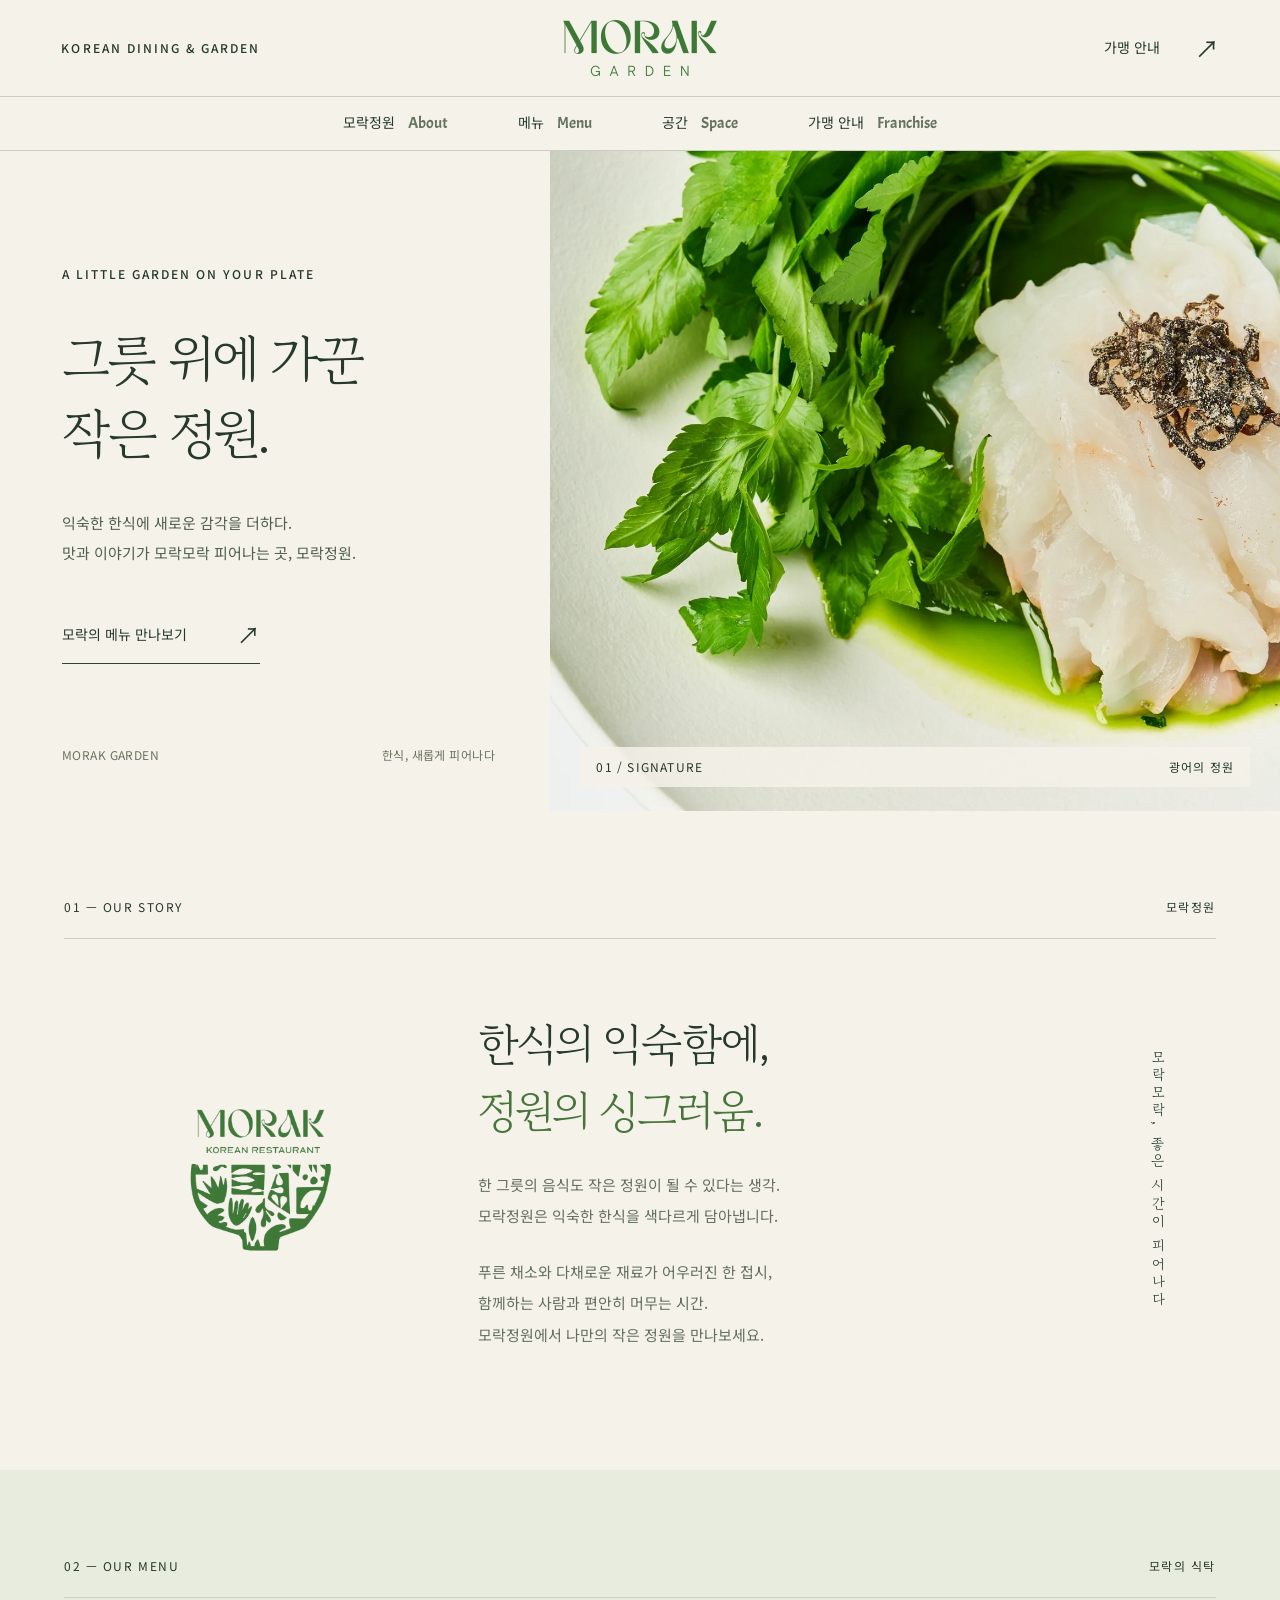
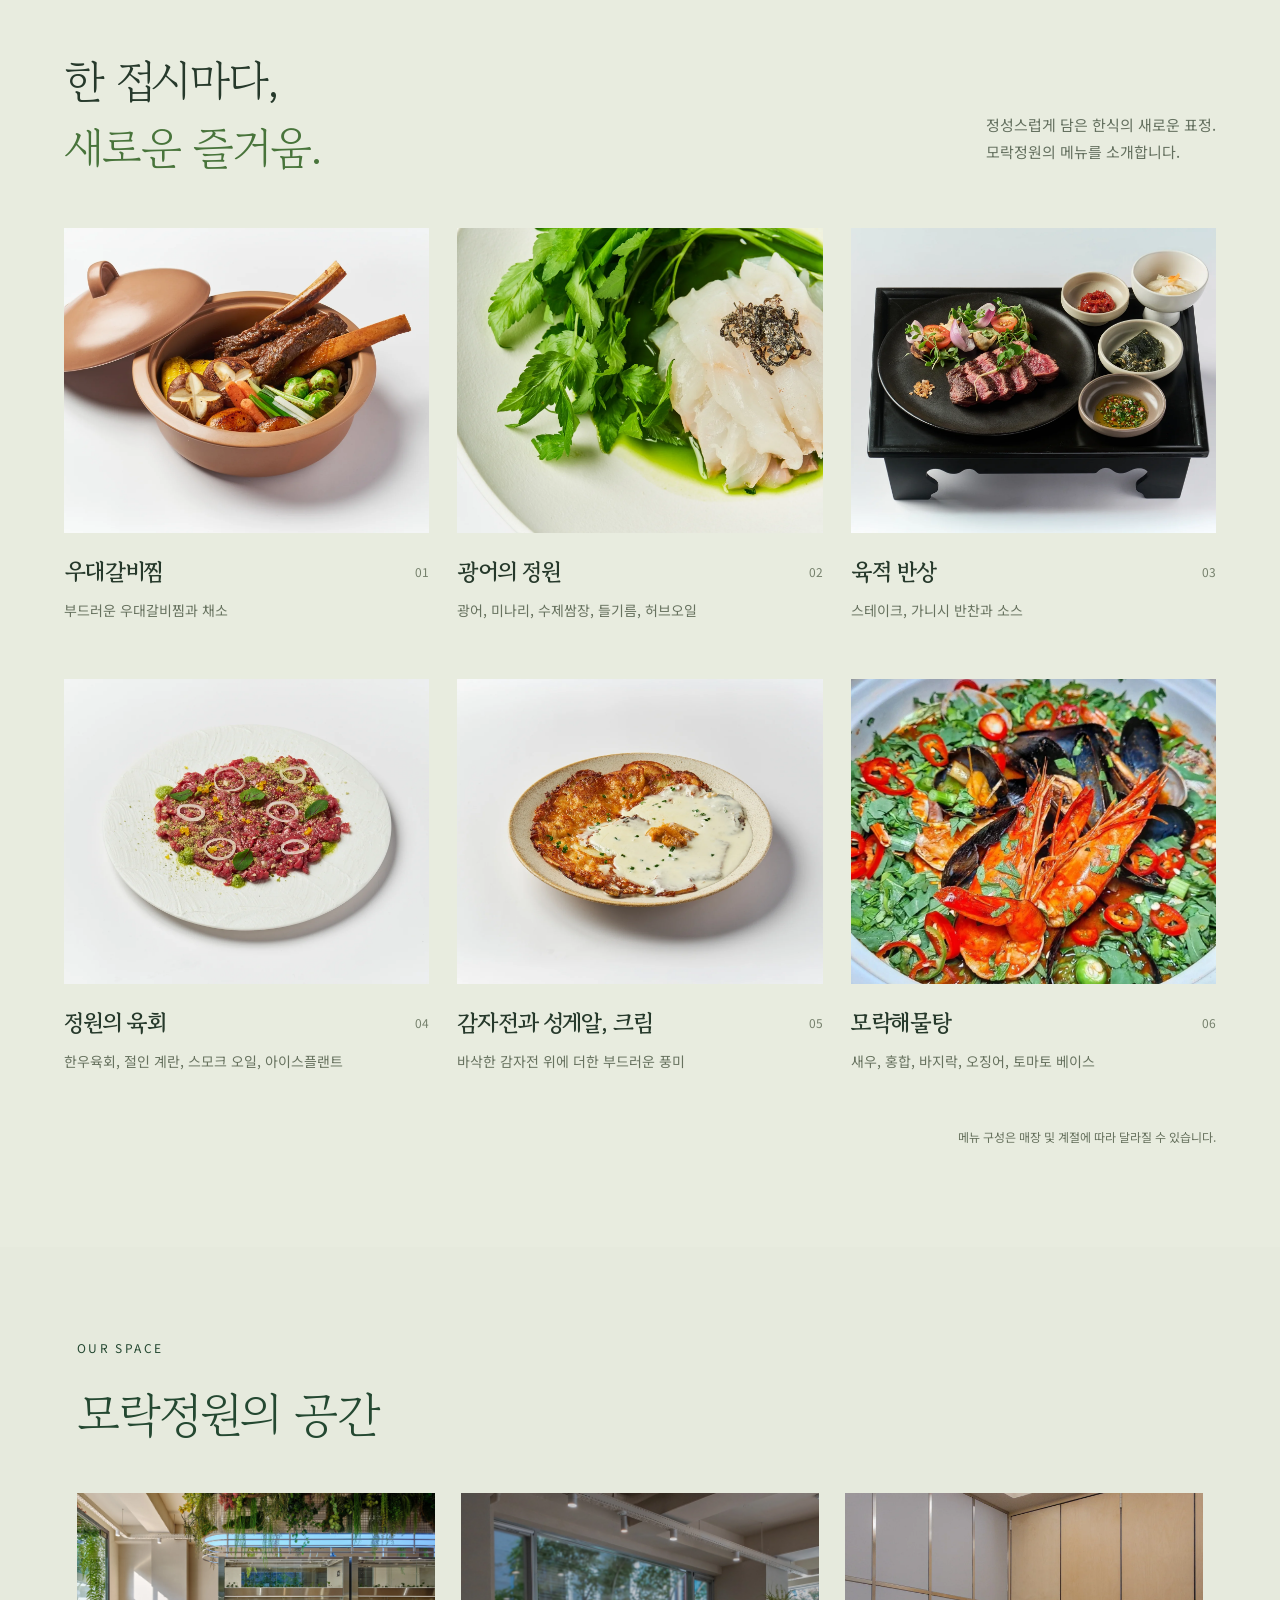
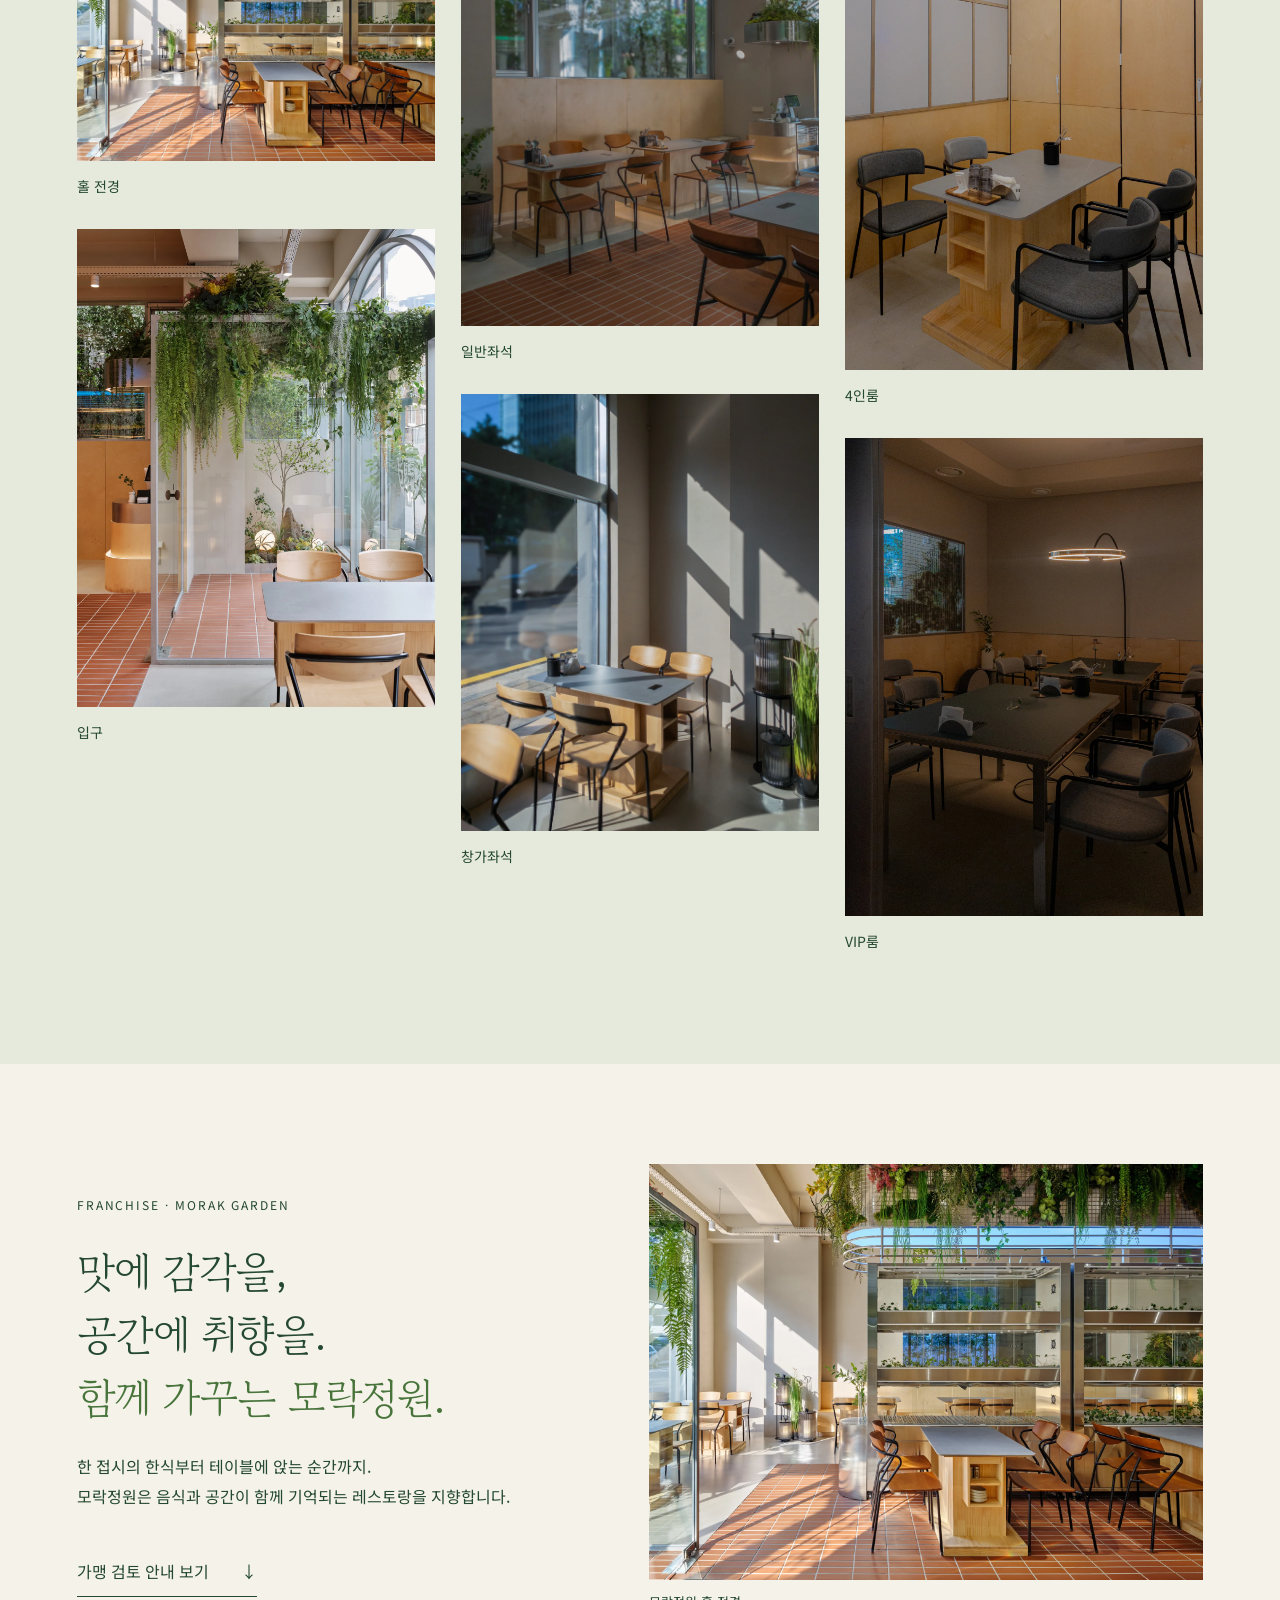
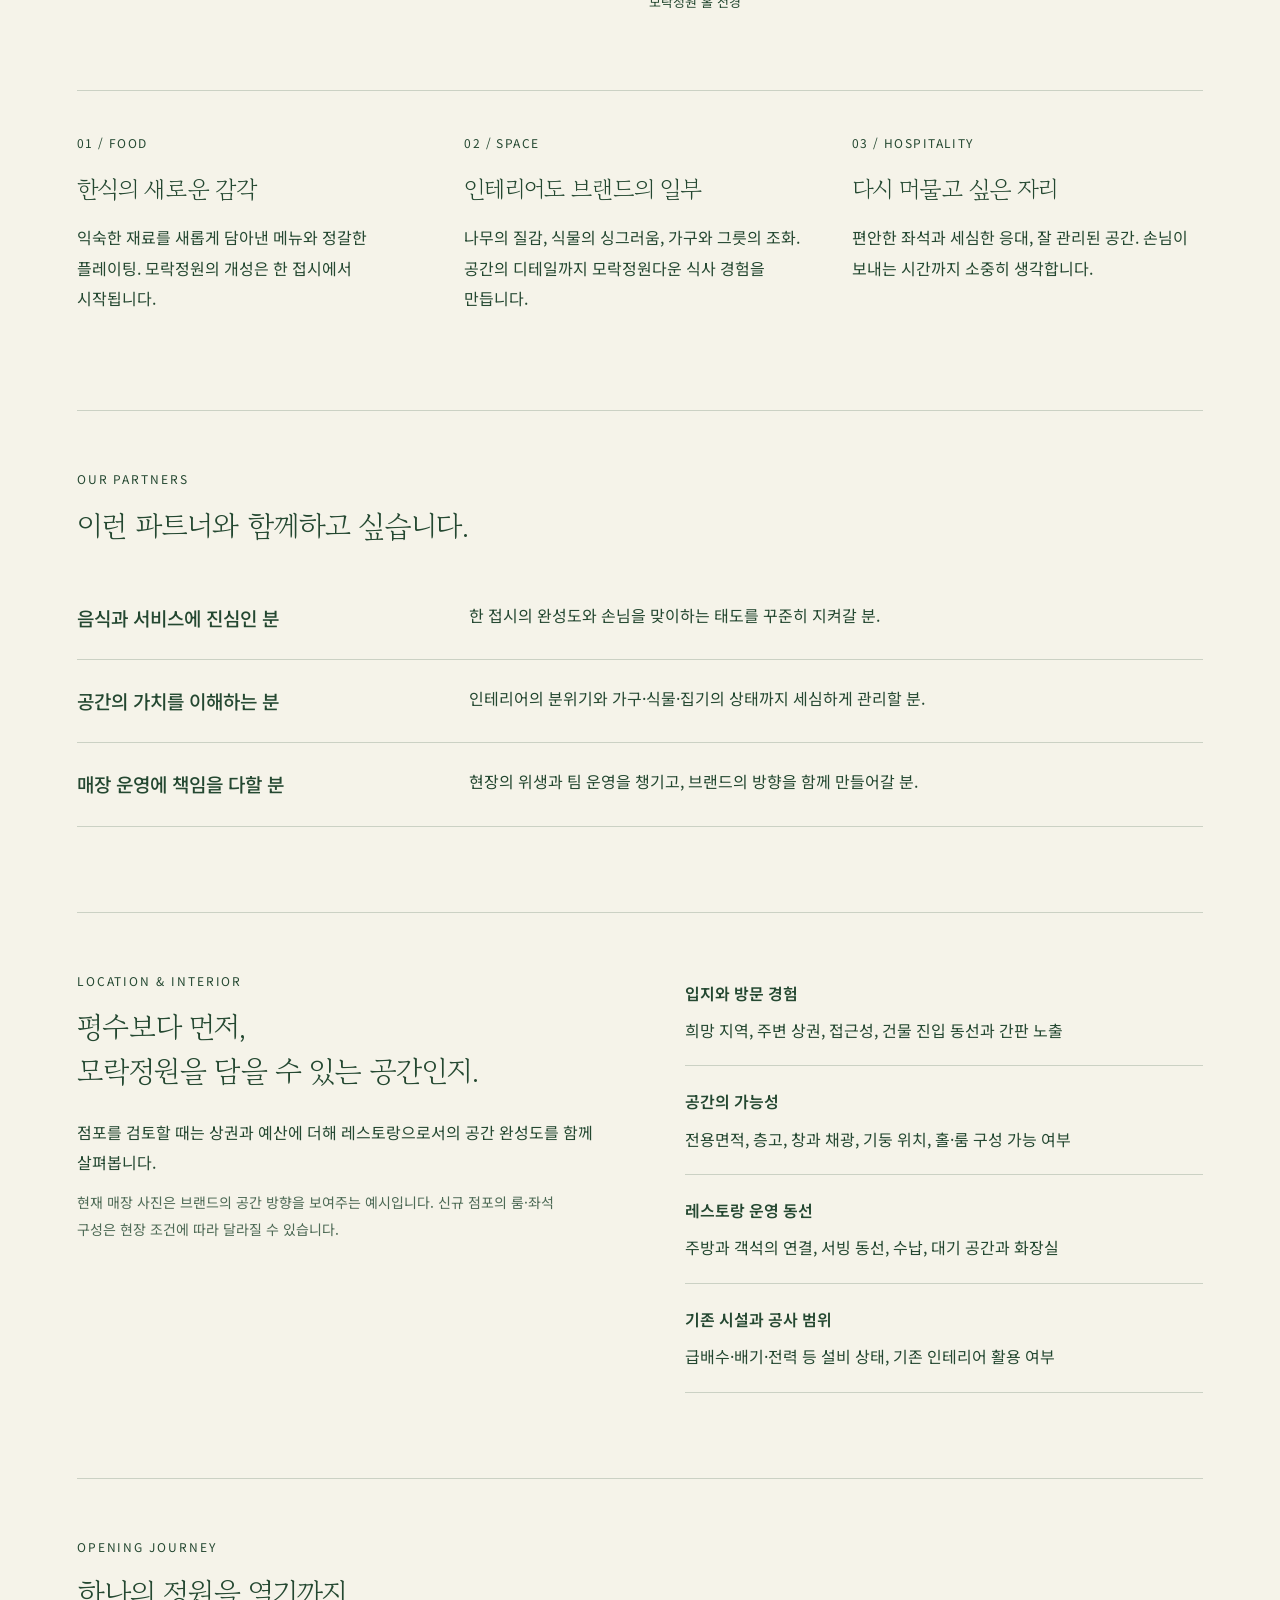
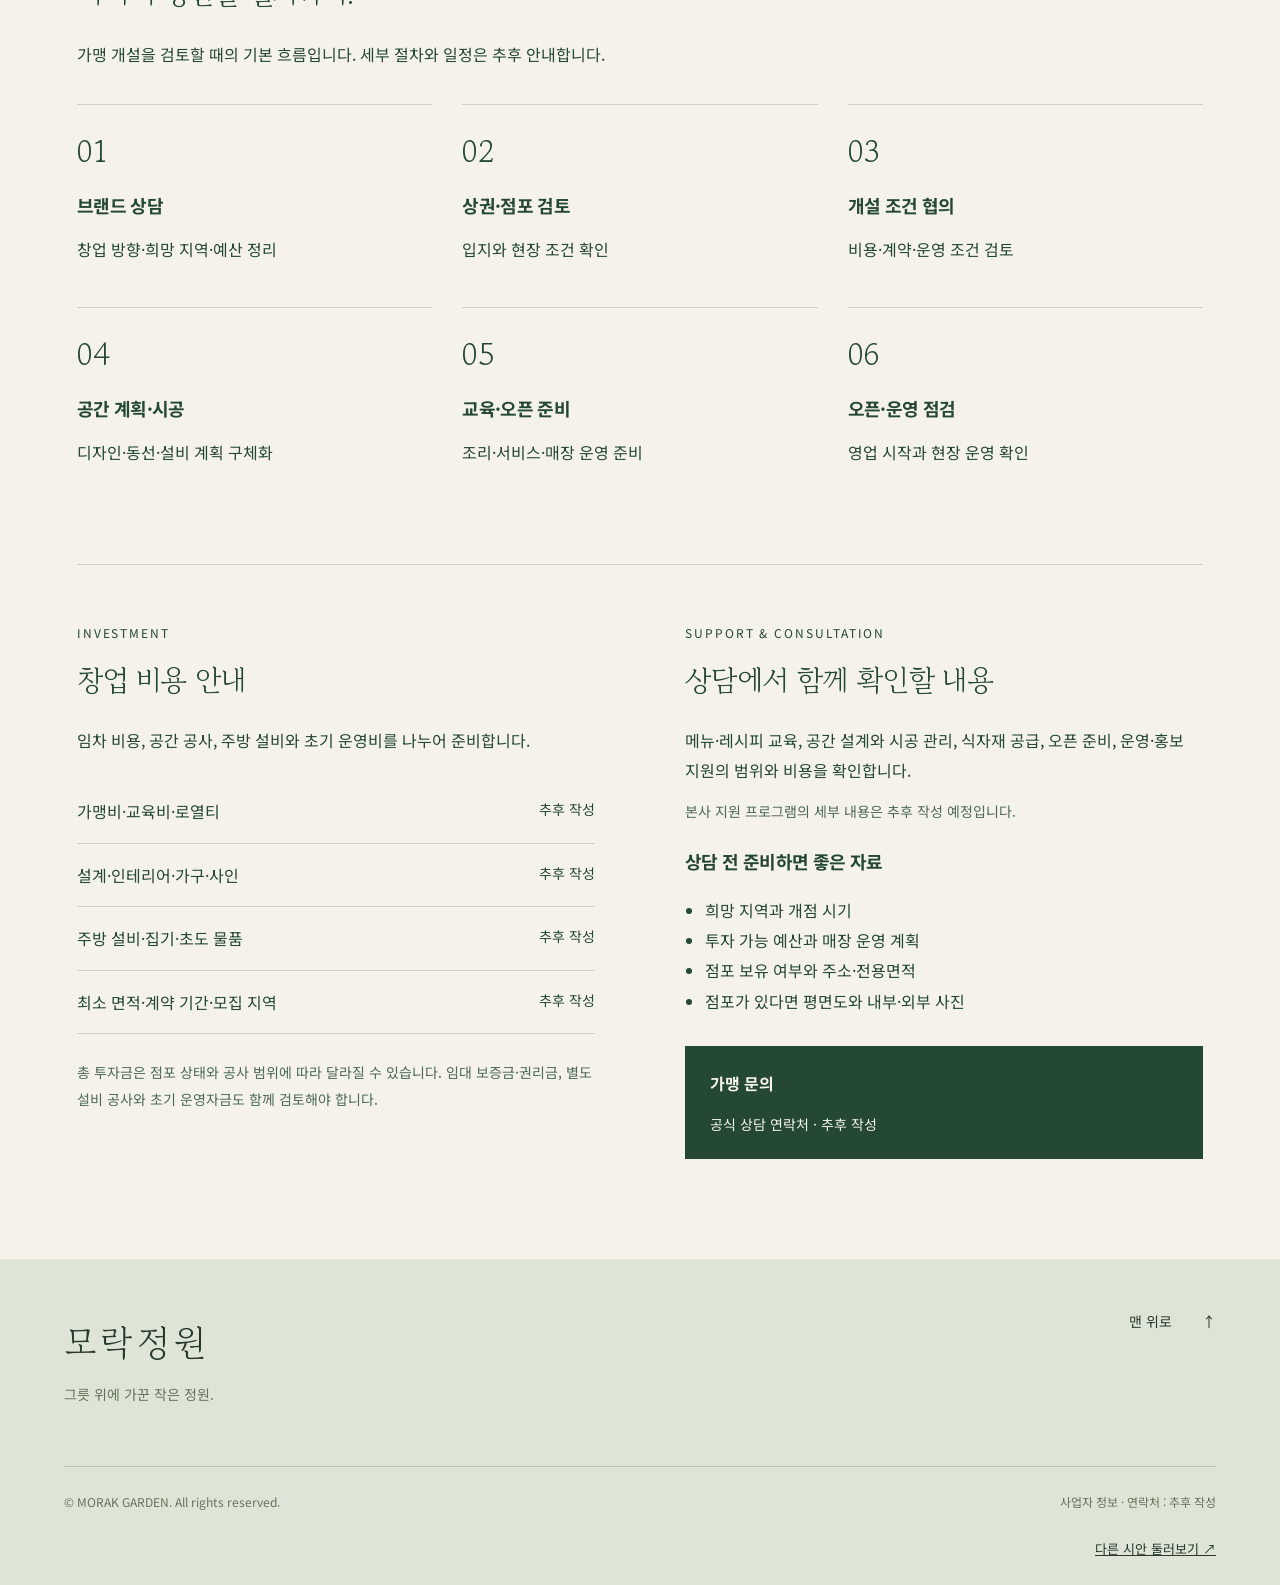
<file: index.html>
<!doctype html>
<html lang="ko">
<head>
<meta charset="utf-8"><meta name="viewport" content="width=device-width,initial-scale=1">
<title>모락정원 | 그릇 위에 가꾼 작은 정원</title>
<meta name="description" content="그릇 위에 가꾼 작은 정원, 모락정원. 한식을 새롭게 즐기는 메뉴와 따뜻한 공간을 만나보세요.">
<link rel="icon" href="favicon.svg" type="image/svg+xml">
<link rel="preconnect" href="https://fonts.googleapis.com"><link rel="preconnect" href="https://fonts.gstatic.com" crossorigin>
<link href="https://fonts.googleapis.com/css2?family=Gowun+Batang:wght@400;700&family=Noto+Sans+KR:wght@400;500;600&family=Acme&display=swap" rel="stylesheet">
<link rel="stylesheet" href="style.css"><script src="main.js" defer></script>
<link rel="stylesheet" href="designs/interiors.css"><script src="designs/spaces.js" defer></script><link rel="stylesheet" href="designs/franchise.css"></head>
<body>
<a class="skip" href="#main">본문 바로가기</a>
<header class="header">
<div class="header-top"><span class="eyebrow">KOREAN DINING & GARDEN</span><a class="brand" href="#" aria-label="모락정원 홈"><img src="assets/logo.webp" alt="MORAK GARDEN" width="170" height="66"></a><a class="inquire" href="#franchise">가맹 안내 <span aria-hidden="true">↗</span></a><button class="nav-toggle" aria-expanded="false" aria-controls="navigation" aria-label="메뉴 열기"><span></span><span></span></button></div>
<nav id="navigation" aria-label="주요 메뉴"><a href="#about">모락정원 <span>About</span></a><a href="#menu">메뉴 <span>Menu</span></a><a href="#space">공간 <span>Space</span></a><a href="#franchise">가맹 안내 <span>Franchise</span></a></nav>
</header>
<main id="main">
<section class="hero" aria-labelledby="hero-title"><div class="hero-copy"><p class="eyebrow">A LITTLE GARDEN ON YOUR PLATE</p><h1 id="hero-title">그릇 위에 가꾼<br>작은 정원.</h1><p class="hero-desc">익숙한 한식에 새로운 감각을 더하다.<br>맛과 이야기가 모락모락 피어나는 곳, 모락정원.</p><a class="text-link" href="#menu">모락의 메뉴 만나보기 <span aria-hidden="true">↗</span></a><div class="hero-foot"><span>MORAK GARDEN</span><span>한식, 새롭게 피어나다</span></div></div><div class="hero-photo"><img src="assets/food-flatfish.webp" alt="미나리와 초록 채소를 곁들여 정원처럼 담아낸 광어의 정원" fetchpriority="high" width="1800" height="1200"><div class="photo-caption"><span>01 / SIGNATURE</span><span>광어의 정원</span></div></div></section>
<section id="about" class="about section"><div class="section-kicker"><span>01 — OUR STORY</span><span>모락정원</span></div><div class="story"><img class="emblem" src="assets/emblem.webp" alt="모락정원 브랜드 심볼" width="160" height="190" loading="lazy"><div><h2>한식의 익숙함에,<br><em>정원의 싱그러움.</em></h2><p>한 그릇의 음식도 작은 정원이 될 수 있다는 생각.<br>모락정원은 익숙한 한식을 색다르게 담아냅니다.</p><p>푸른 채소와 다채로운 재료가 어우러진 한 접시,<br>함께하는 사람과 편안히 머무는 시간.<br>모락정원에서 나만의 작은 정원을 만나보세요.</p></div><span class="vertical">모락모락, 좋은 시간이 피어나다</span></div></section>
<section id="menu" class="menu-section section"><div class="section-kicker"><span>02 — OUR MENU</span><span>모락의 식탁</span></div><div class="section-heading"><h2>한 접시마다,<br><em>새로운 즐거움.</em></h2><p>정성스럽게 담은 한식의 새로운 표정.<br>모락정원의 메뉴를 소개합니다.</p></div><div class="menu-grid">
<article class="dish"><div class="dish-image"><img src="assets/food-galbi.webp" alt="채소와 함께 담긴 우대갈비찜" width="1800" height="1200" loading="lazy"></div><div class="dish-title"><h3>우대갈비찜</h3><span>01</span></div><p>부드러운 우대갈비찜과 채소</p></article>
<article class="dish"><div class="dish-image"><img src="assets/food-flatfish.webp" alt="미나리와 광어가 어우러진 광어의 정원" width="1800" height="1200" loading="lazy"></div><div class="dish-title"><h3>광어의 정원</h3><span>02</span></div><p>광어, 미나리, 수제쌈장, 들기름, 허브오일</p></article>
<article class="dish"><div class="dish-image"><img src="assets/food-yukjeok.webp" alt="스테이크와 반찬으로 구성된 육적 반상" width="1800" height="1200" loading="lazy"></div><div class="dish-title"><h3>육적 반상</h3><span>03</span></div><p>스테이크, 가니시 반찬과 소스</p></article>
<article class="dish"><div class="dish-image"><img src="assets/food-tartare.webp" alt="꽃처럼 펼쳐 담은 정원의 육회" width="1800" height="1200" loading="lazy"></div><div class="dish-title"><h3>정원의 육회</h3><span>04</span></div><p>한우육회, 절인 계란, 스모크 오일, 아이스플랜트</p></article>
<article class="dish"><div class="dish-image"><img src="assets/food-potato.webp" alt="크림을 곁들인 노릇한 감자전" width="1800" height="1200" loading="lazy"></div><div class="dish-title"><h3>감자전과 성게알, 크림</h3><span>05</span></div><p>바삭한 감자전 위에 더한 부드러운 풍미</p></article>
<article class="dish"><div class="dish-image"><img src="assets/food-seafood.webp" alt="새우와 조개를 푸짐하게 담은 모락해물탕" width="1078" height="1072" loading="lazy"></div><div class="dish-title"><h3>모락해물탕</h3><span>06</span></div><p>새우, 홍합, 바지락, 오징어, 토마토 베이스</p></article>
</div><p class="menu-note">메뉴 구성은 매장 및 계절에 따라 달라질 수 있습니다.</p></section>
<section id="space" class="morak-spaces" aria-labelledby="space-title"><div class="morak-space-heading"><p>OUR SPACE</p><h2 id="space-title">모락정원의 공간</h2></div><div class="morak-space-gallery"><figure><a href="assets/space-hall.webp" target="_blank" rel="noopener" aria-label="홀 전경 사진 크게 보기"><img src="assets/space-hall.webp" alt="홀 전경" width="1800" height="1350" loading="lazy"></a><figcaption>홀 전경</figcaption></figure><figure><a href="assets/space-entrance.webp" target="_blank" rel="noopener" aria-label="입구 사진 크게 보기"><img src="assets/space-entrance.webp" alt="입구" width="1350" height="1800" loading="lazy"></a><figcaption>입구</figcaption></figure><figure><a href="assets/space-seating.webp" target="_blank" rel="noopener" aria-label="일반좌석 사진 크게 보기"><img src="assets/space-seating.webp" alt="일반좌석" width="1487" height="1800" loading="lazy"></a><figcaption>일반좌석</figcaption></figure><figure><a href="assets/space-window.webp" target="_blank" rel="noopener" aria-label="창가좌석 사진 크게 보기"><img src="assets/space-window.webp" alt="창가좌석" width="1477" height="1800" loading="lazy"></a><figcaption>창가좌석</figcaption></figure><figure><a href="assets/space-room-four.webp" target="_blank" rel="noopener" aria-label="4인룸 사진 크게 보기"><img src="assets/space-room-four.webp" alt="4인룸" width="1350" height="1800" loading="lazy"></a><figcaption>4인룸</figcaption></figure><figure><a href="assets/space-vip.webp" target="_blank" rel="noopener" aria-label="VIP룸 사진 크게 보기"><img src="assets/space-vip.webp" alt="VIP룸" width="1350" height="1800" loading="lazy"></a><figcaption>VIP룸</figcaption></figure></div></section><section id="franchise" class="morak-partners" aria-labelledby="partner-title">
<div class="partner-opening"><div class="partner-intro"><p class="partner-kicker">FRANCHISE · MORAK GARDEN</p><h2 id="partner-title">맛에 감각을,<br>공간에 취향을.<br><em>함께 가꾸는 모락정원.</em></h2><p class="partner-lead">한 접시의 한식부터 테이블에 앉는 순간까지.<br>모락정원은 음식과 공간이 함께 기억되는 레스토랑을 지향합니다.</p><a class="partner-link" href="#partner-guide">가맹 검토 안내 보기 <span aria-hidden="true">↓</span></a></div><figure class="partner-cover"><img src="assets/space-hall.webp" alt="식물과 나무 가구가 어우러진 모락정원 홀 전경" width="1800" height="1350" loading="lazy"><figcaption>모락정원 홀 전경</figcaption></figure></div>
<div class="partner-values"><article><span>01 / FOOD</span><h3>한식의 새로운 감각</h3><p>익숙한 재료를 새롭게 담아낸 메뉴와 정갈한 플레이팅. 모락정원의 개성은 한 접시에서 시작됩니다.</p></article><article><span>02 / SPACE</span><h3>인테리어도 브랜드의 일부</h3><p>나무의 질감, 식물의 싱그러움, 가구와 그릇의 조화. 공간의 디테일까지 모락정원다운 식사 경험을 만듭니다.</p></article><article><span>03 / HOSPITALITY</span><h3>다시 머물고 싶은 자리</h3><p>편안한 좌석과 세심한 응대, 잘 관리된 공간. 손님이 보내는 시간까지 소중히 생각합니다.</p></article></div>
<div id="partner-guide" class="partner-block"><div class="partner-heading"><p class="partner-kicker">OUR PARTNERS</p><h3>이런 파트너와 함께하고 싶습니다.</h3></div><ul class="partner-principles"><li><b>음식과 서비스에 진심인 분</b><span>한 접시의 완성도와 손님을 맞이하는 태도를 꾸준히 지켜갈 분.</span></li><li><b>공간의 가치를 이해하는 분</b><span>인테리어의 분위기와 가구·식물·집기의 상태까지 세심하게 관리할 분.</span></li><li><b>매장 운영에 책임을 다할 분</b><span>현장의 위생과 팀 운영을 챙기고, 브랜드의 방향을 함께 만들어갈 분.</span></li></ul></div>
<div class="partner-block partner-location"><div class="partner-heading"><p class="partner-kicker">LOCATION & INTERIOR</p><h3>평수보다 먼저,<br>모락정원을 담을 수 있는 공간인지.</h3><p>점포를 검토할 때는 상권과 예산에 더해 레스토랑으로서의 공간 완성도를 함께 살펴봅니다.</p><p class="partner-note">현재 매장 사진은 브랜드의 공간 방향을 보여주는 예시입니다. 신규 점포의 룸·좌석 구성은 현장 조건에 따라 달라질 수 있습니다.</p></div><dl class="partner-checks"><div><dt>입지와 방문 경험</dt><dd>희망 지역, 주변 상권, 접근성, 건물 진입 동선과 간판 노출</dd></div><div><dt>공간의 가능성</dt><dd>전용면적, 층고, 창과 채광, 기둥 위치, 홀·룸 구성 가능 여부</dd></div><div><dt>레스토랑 운영 동선</dt><dd>주방과 객석의 연결, 서빙 동선, 수납, 대기 공간과 화장실</dd></div><div><dt>기존 시설과 공사 범위</dt><dd>급배수·배기·전력 등 설비 상태, 기존 인테리어 활용 여부</dd></div></dl></div>
<div class="partner-block"><div class="partner-heading"><p class="partner-kicker">OPENING JOURNEY</p><h3>하나의 정원을 열기까지.</h3><p>가맹 개설을 검토할 때의 기본 흐름입니다. 세부 절차와 일정은 추후 안내합니다.</p></div><ol class="partner-steps"><li><span>01</span><h4>브랜드 상담</h4><p>창업 방향·희망 지역·예산 정리</p></li><li><span>02</span><h4>상권·점포 검토</h4><p>입지와 현장 조건 확인</p></li><li><span>03</span><h4>개설 조건 협의</h4><p>비용·계약·운영 조건 검토</p></li><li><span>04</span><h4>공간 계획·시공</h4><p>디자인·동선·설비 계획 구체화</p></li><li><span>05</span><h4>교육·오픈 준비</h4><p>조리·서비스·매장 운영 준비</p></li><li><span>06</span><h4>오픈·운영 점검</h4><p>영업 시작과 현장 운영 확인</p></li></ol></div>
<div class="partner-block partner-detail-grid"><div><p class="partner-kicker">INVESTMENT</p><h3>창업 비용 안내</h3><p>임차 비용, 공간 공사, 주방 설비와 초기 운영비를 나누어 준비합니다.</p><dl class="partner-costs"><div><dt>가맹비·교육비·로열티</dt><dd>추후 작성</dd></div><div><dt>설계·인테리어·가구·사인</dt><dd>추후 작성</dd></div><div><dt>주방 설비·집기·초도 물품</dt><dd>추후 작성</dd></div><div><dt>최소 면적·계약 기간·모집 지역</dt><dd>추후 작성</dd></div></dl><p class="partner-note">총 투자금은 점포 상태와 공사 범위에 따라 달라질 수 있습니다. 임대 보증금·권리금, 별도 설비 공사와 초기 운영자금도 함께 검토해야 합니다.</p></div><div><p class="partner-kicker">SUPPORT & CONSULTATION</p><h3>상담에서 함께 확인할 내용</h3><p>메뉴·레시피 교육, 공간 설계와 시공 관리, 식자재 공급, 오픈 준비, 운영·홍보 지원의 범위와 비용을 확인합니다.</p><p class="partner-note">본사 지원 프로그램의 세부 내용은 추후 작성 예정입니다.</p><h4>상담 전 준비하면 좋은 자료</h4><ul class="partner-prep"><li>희망 지역과 개점 시기</li><li>투자 가능 예산과 매장 운영 계획</li><li>점포 보유 여부와 주소·전용면적</li><li>점포가 있다면 평면도와 내부·외부 사진</li></ul><div class="partner-contact"><b>가맹 문의</b><p>공식 상담 연락처 · 추후 작성</p></div></div></div>
</section>
</main>
<footer><div class="footer-main"><div><div class="footer-logo">모락정원</div><p>그릇 위에 가꾼 작은 정원.</p></div><a href="#" class="top-link">맨 위로 <span aria-hidden="true">↑</span></a></div><div class="footer-bottom"><span>© MORAK GARDEN. All rights reserved.</span><span>사업자 정보 · 연락처 : 추후 작성</span></div><a class="compare-return" href="designs/">다른 시안 둘러보기 ↗</a></footer>
</body></html>
</file>
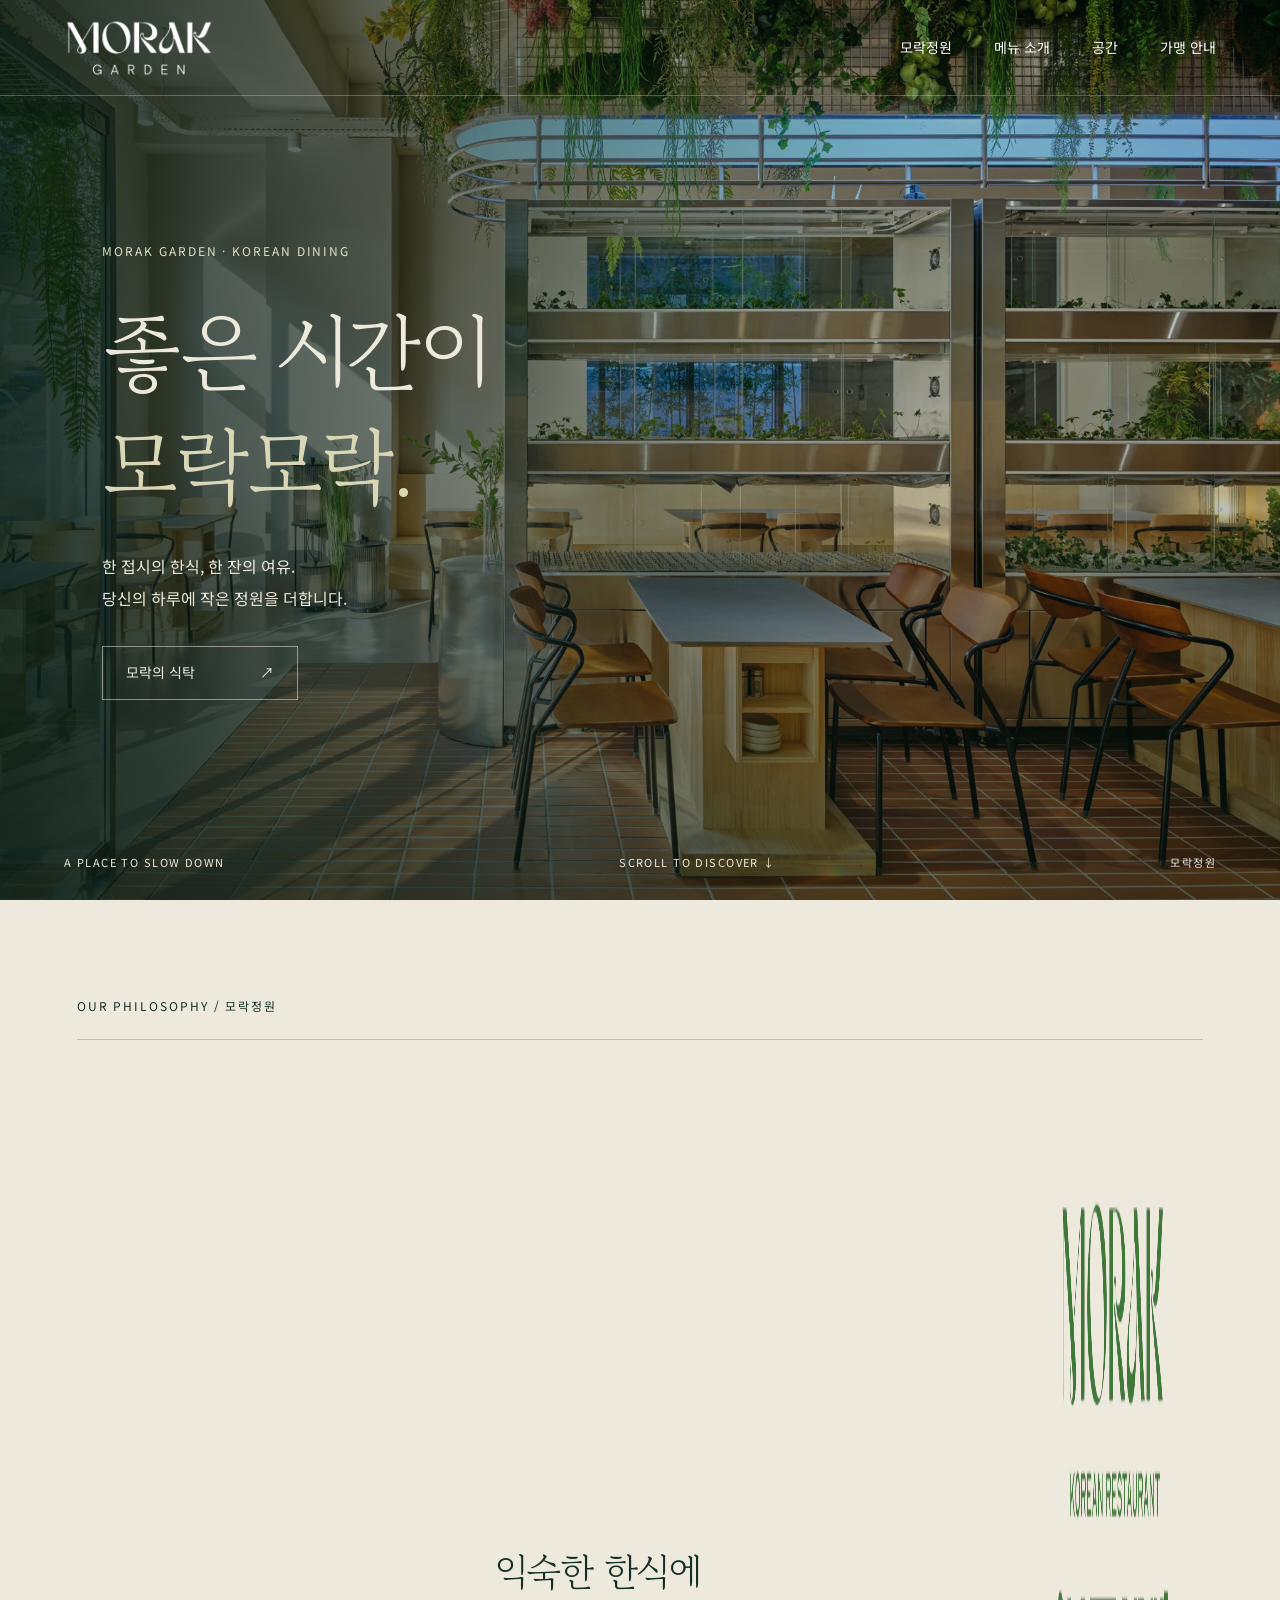
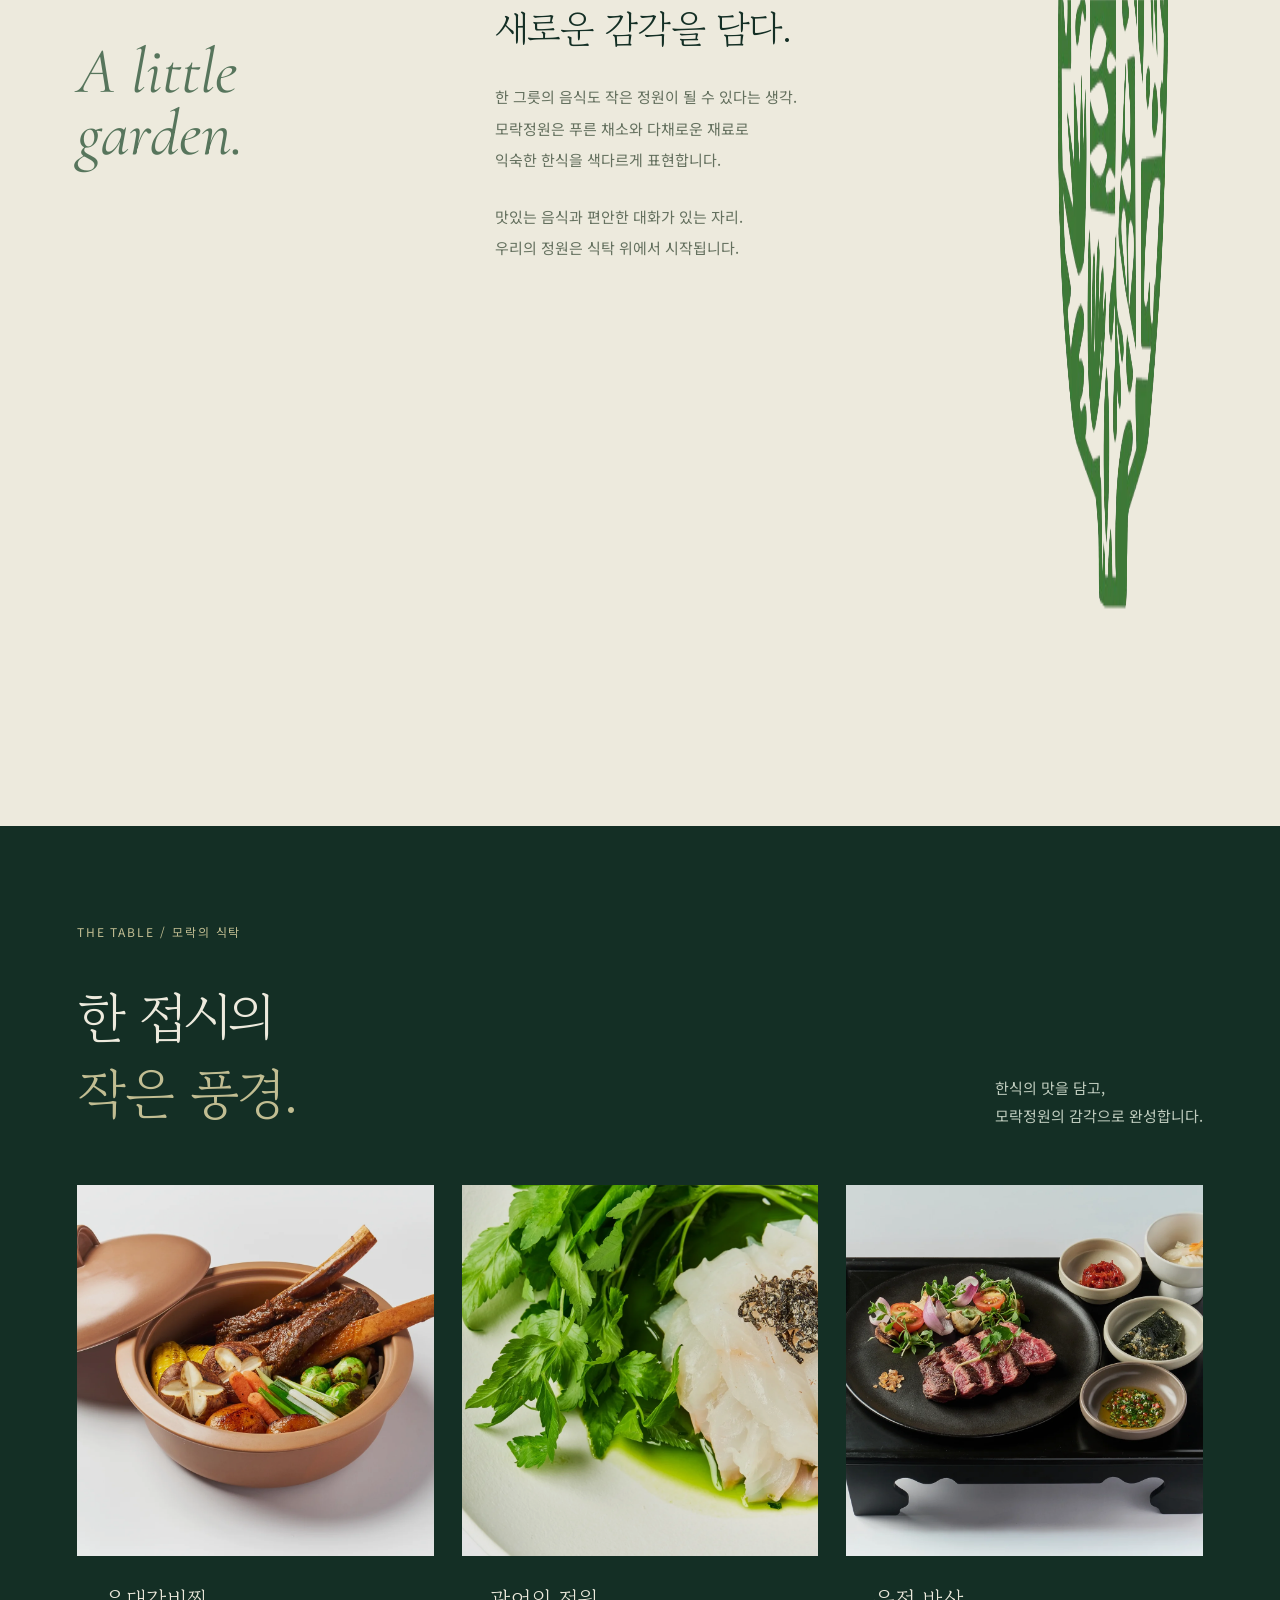
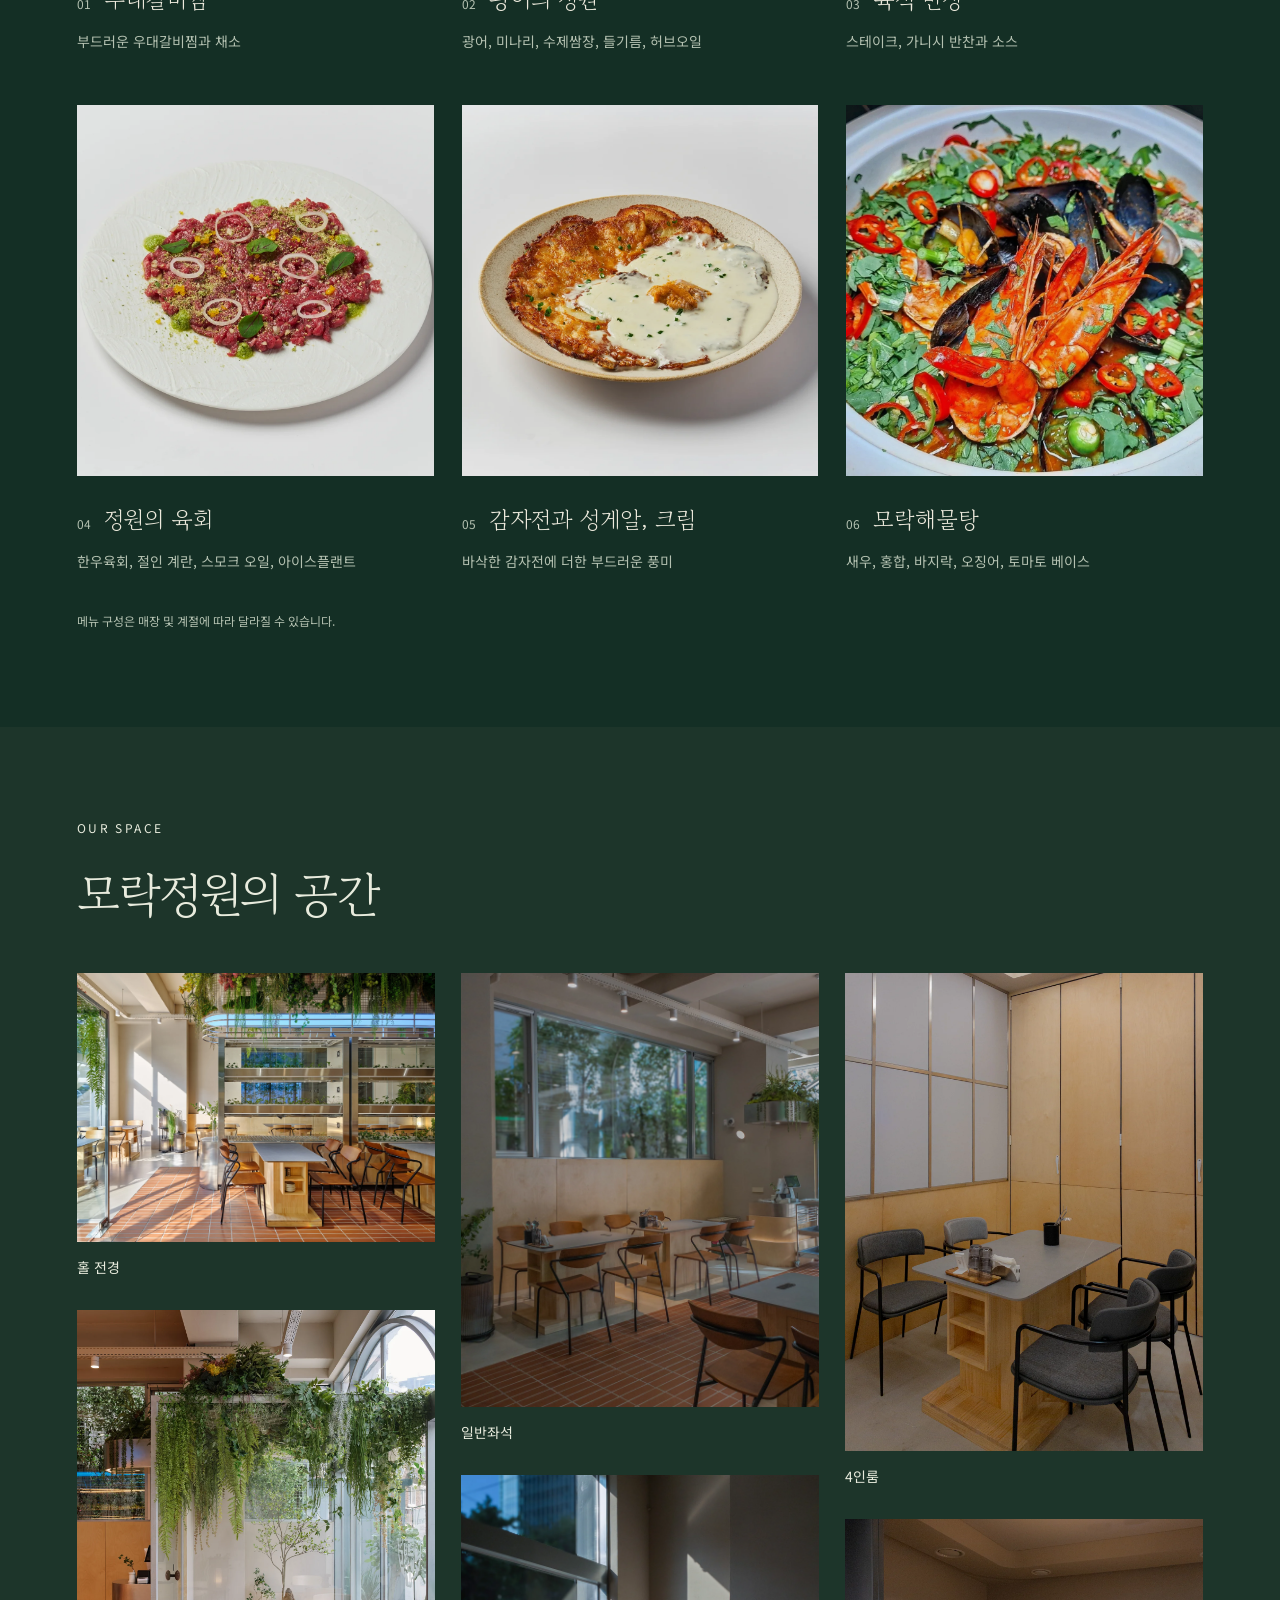
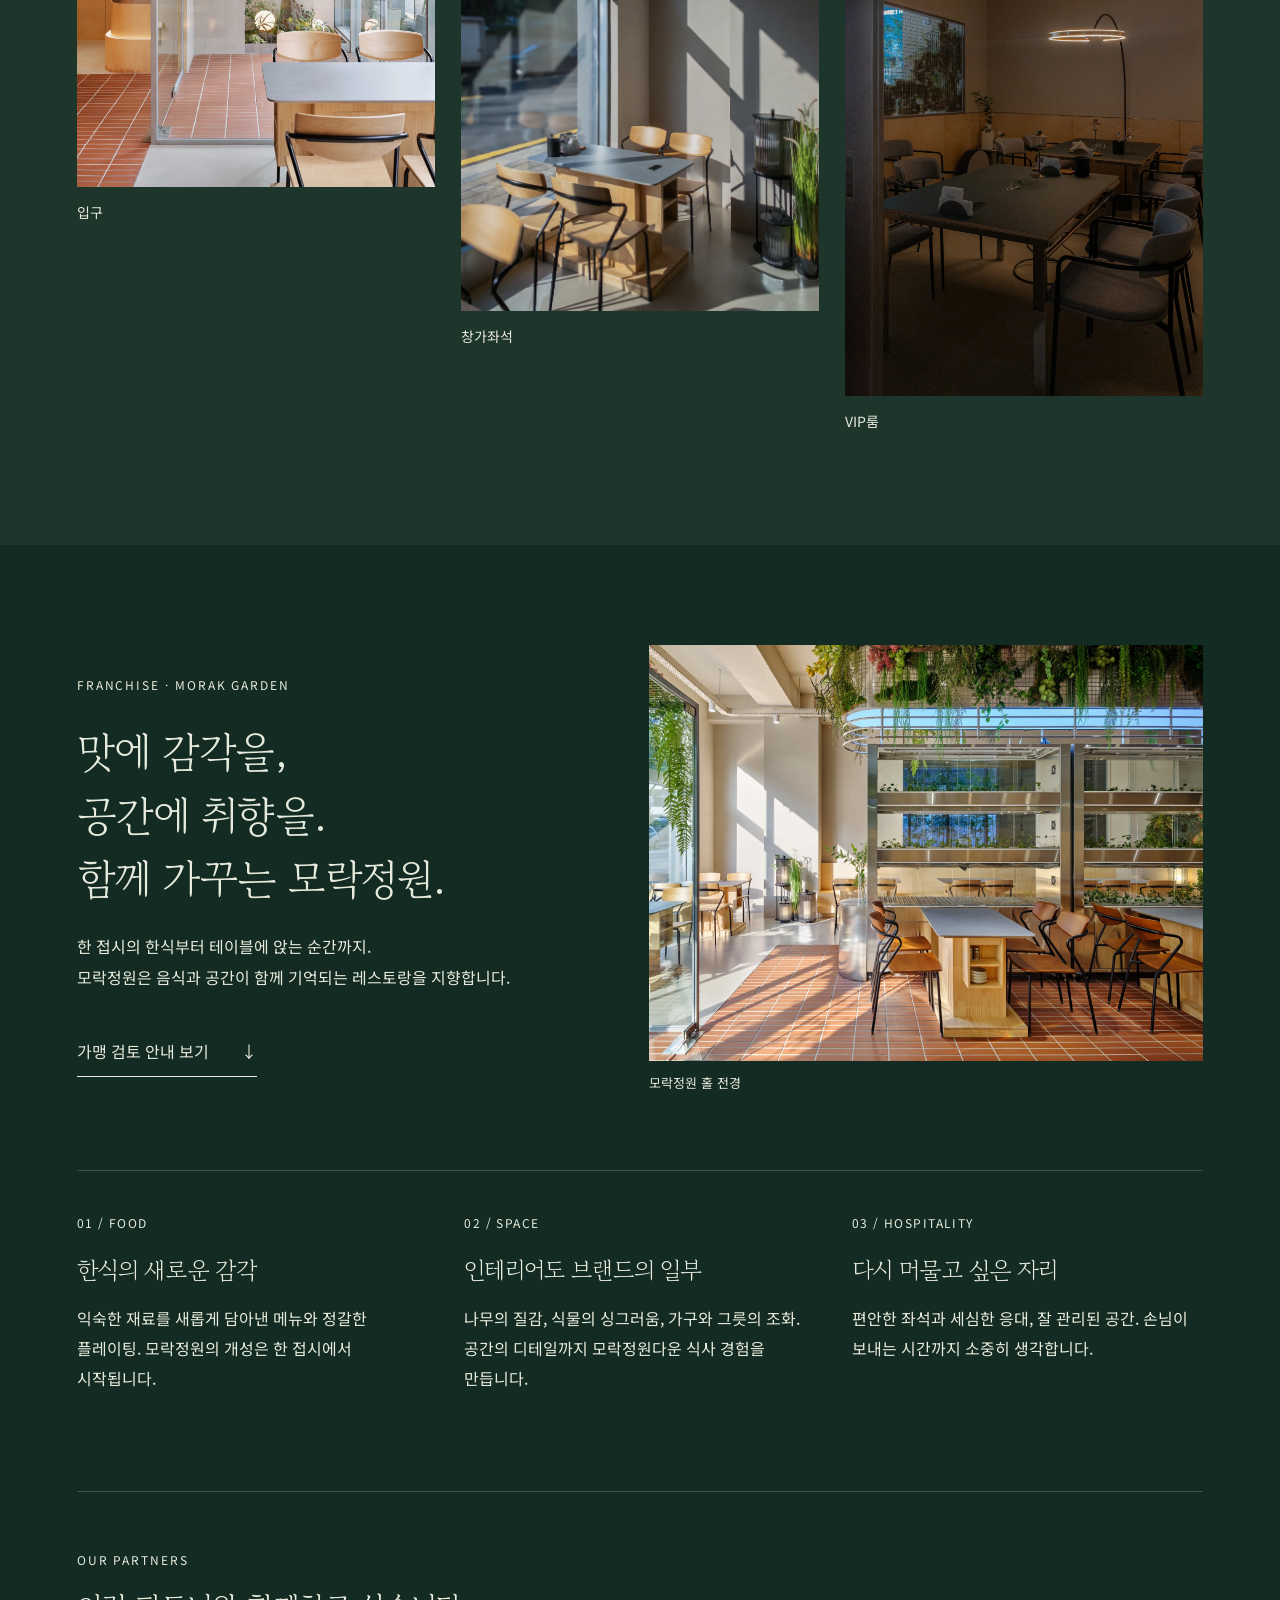
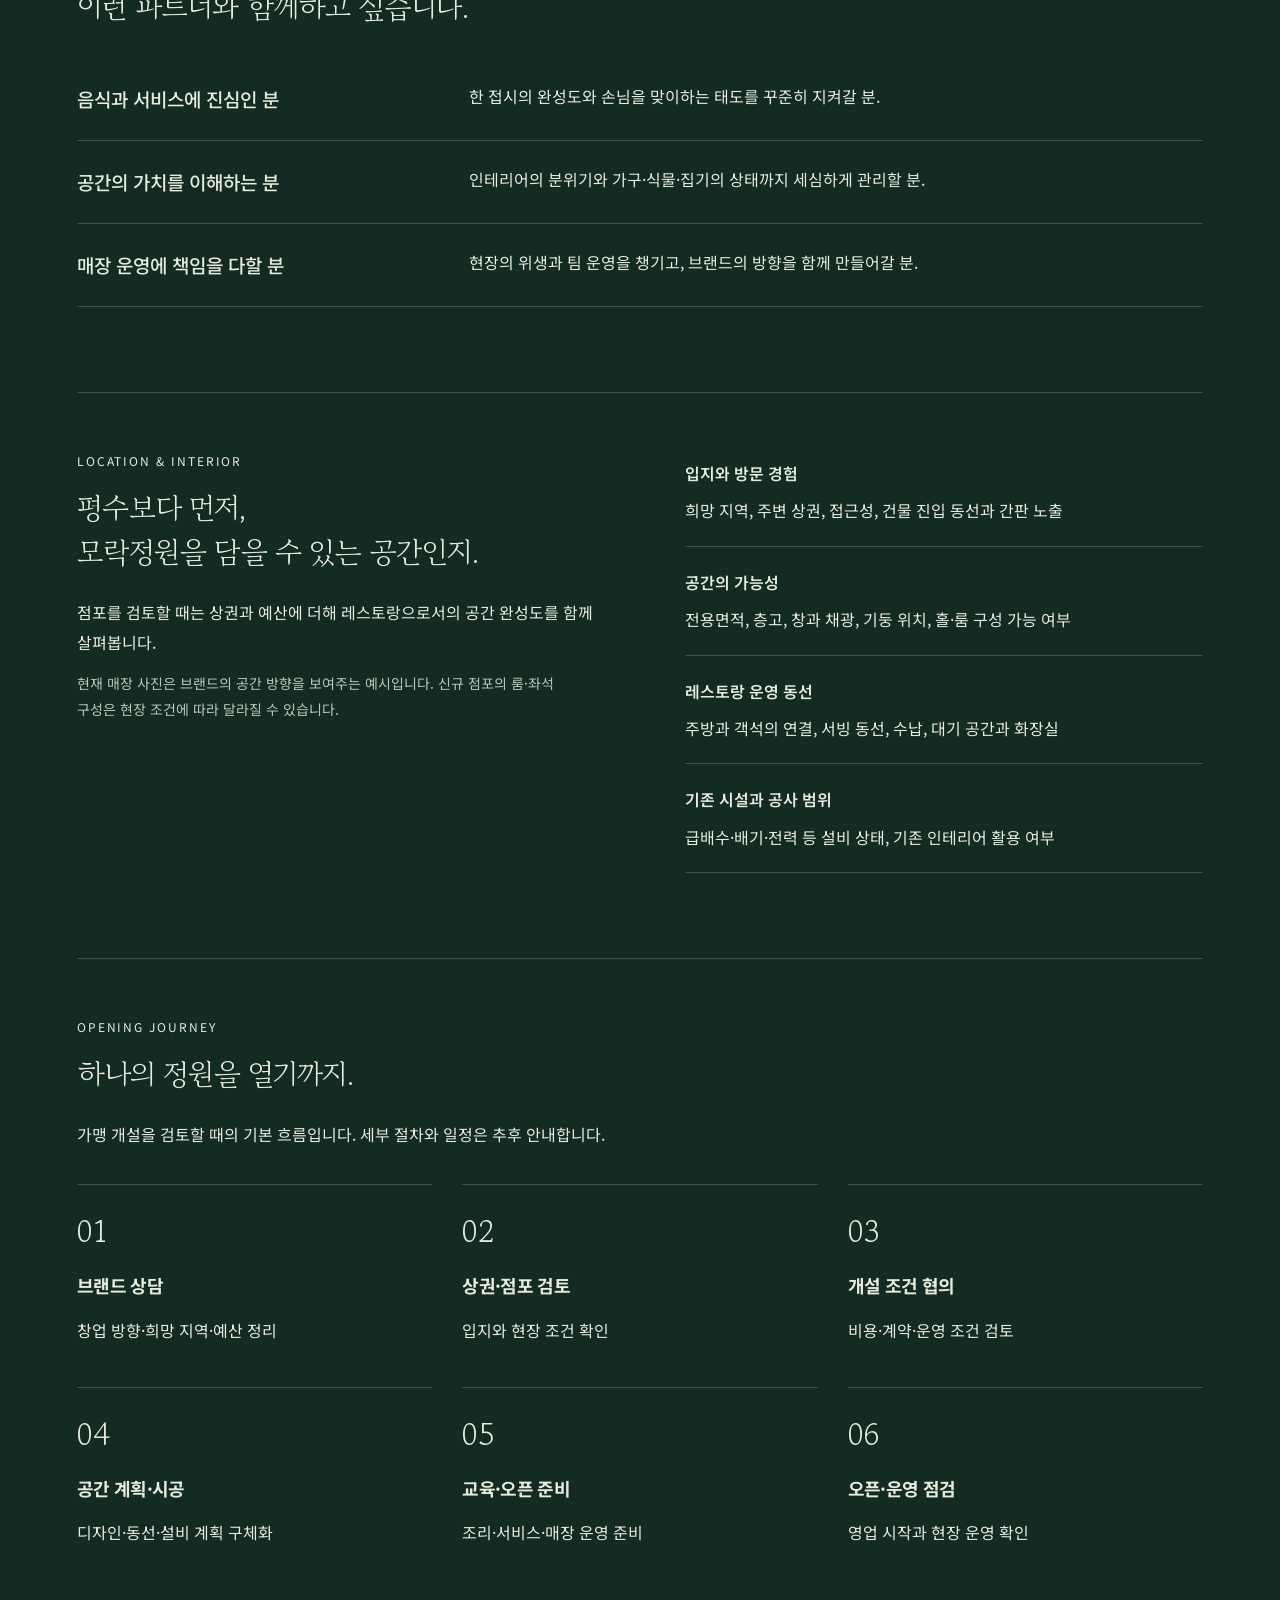
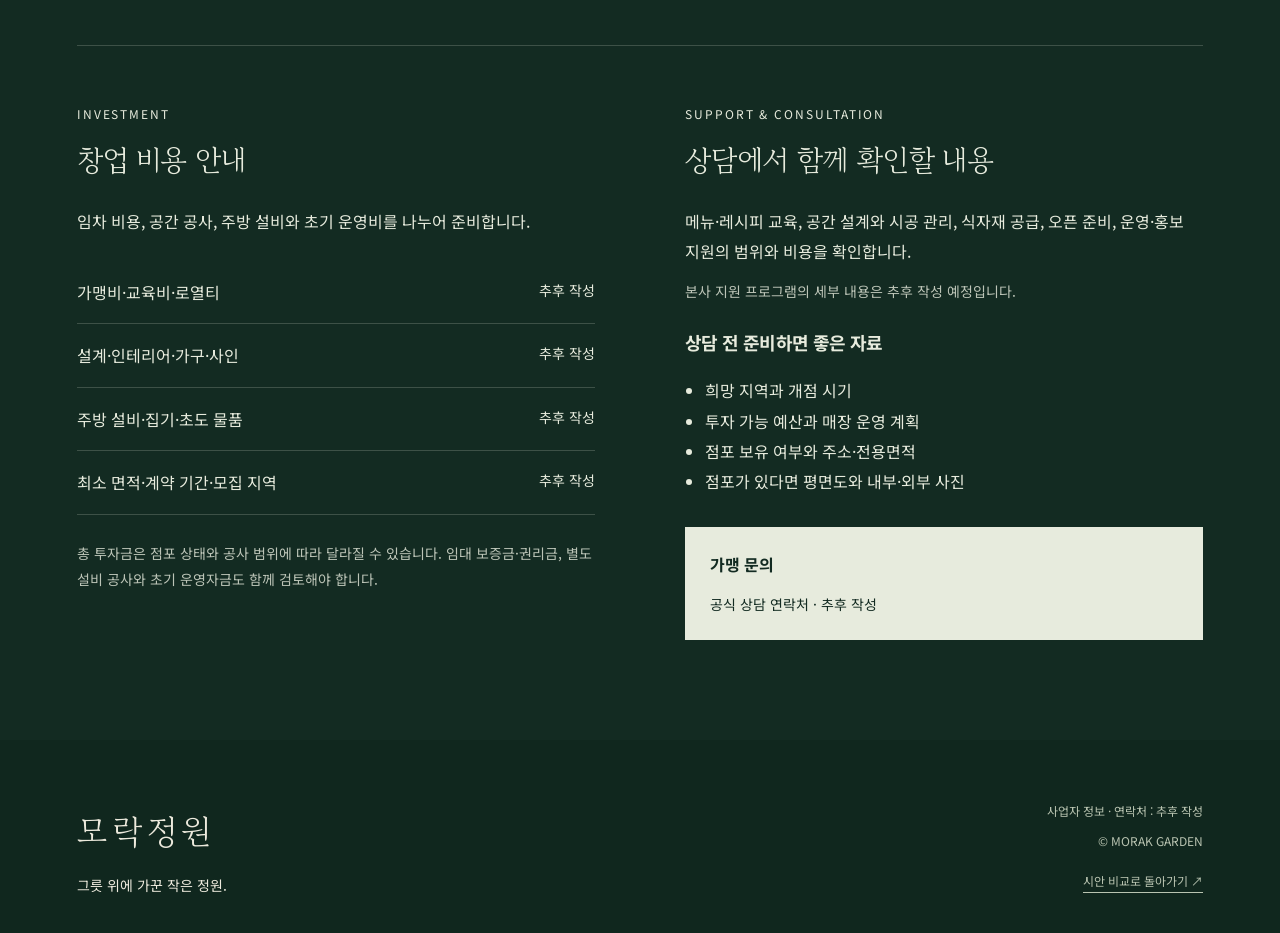
<file: design-2/index.html>
<!doctype html><html lang="ko"><head><meta charset="utf-8"><meta name="viewport" content="width=device-width,initial-scale=1"><title>모락정원 | 감각적인 한식과 공간</title><meta name="description" content="한 접시의 한식, 한 잔의 여유. 음식과 인테리어가 함께 기억되는 감각적인 한식 레스토랑, 모락정원."><link rel="icon" href="../favicon.svg"><link rel="preconnect" href="https://fonts.googleapis.com"><link rel="preconnect" href="https://fonts.gstatic.com" crossorigin><link href="https://fonts.googleapis.com/css2?family=Gowun+Batang:wght@400;700&family=Noto+Sans+KR:wght@400;500;600;700&family=Cormorant+Garamond:wght@400;500;600&display=swap" rel="stylesheet"><link rel="stylesheet" href="../designs/base.css"><link rel="stylesheet" href="design-2.css"><script src="../designs/navigation.js" defer></script><link rel="stylesheet" href="../designs/interiors.css"><script src="../designs/spaces.js" defer></script><link rel="stylesheet" href="../designs/franchise.css"><meta property="og:type" content="website"><meta property="og:locale" content="ko_KR"><meta property="og:site_name" content="모락정원"><meta property="og:title" content="모락정원 | 감각적인 한식과 공간"><meta property="og:description" content="한 접시의 한식, 한 잔의 여유. 음식과 인테리어가 함께 기억되는 감각적인 한식 레스토랑, 모락정원."><meta property="og:url" content="https://k-vibe-hp.github.io/morak-garden/design-2/"><meta property="og:image" content="https://k-vibe-hp.github.io/morak-garden/assets/morakgarden-share.jpg"><meta property="og:image:type" content="image/jpeg"><meta property="og:image:width" content="3000"><meta property="og:image:height" content="2250"><meta property="og:image:alt" content="식물과 나무 가구가 어우러진 모락정원의 홀"><meta name="twitter:card" content="summary_large_image"><meta name="twitter:title" content="모락정원 | 감각적인 한식과 공간"><meta name="twitter:description" content="한 접시의 한식, 한 잔의 여유. 음식과 인테리어가 함께 기억되는 감각적인 한식 레스토랑, 모락정원."><meta name="twitter:image" content="https://k-vibe-hp.github.io/morak-garden/assets/morakgarden-share.jpg"></head><body><a class="skip" href="#main">본문 바로가기</a><header class="site-header"><a class="brand" href="#" aria-label="모락정원 홈"><img src="../assets/logo.webp" alt="MORAK GARDEN" width="160" height="64"></a><button class="nav-toggle" aria-expanded="false" aria-controls="navigation" aria-label="메뉴 열기"><span></span><span></span></button><nav id="navigation" aria-label="주요 메뉴"><a href="#about">모락정원</a><a href="#menu">메뉴 소개</a><a href="#space">공간</a><a href="#franchise">가맹 안내</a></nav></header><main id="main"><section class="cinema-hero"><img class="hero-background" src="../assets/space-hall.webp" alt="모락정원 홀 전경" width="1800" height="1350" fetchpriority="high"><div class="hero-shade"></div><div class="hero-text"><p class="eyebrow">MORAK GARDEN · KOREAN DINING</p><h1>좋은 시간이<br><em>모락모락.</em></h1><p>한 접시의 한식, 한 잔의 여유.<br>당신의 하루에 작은 정원을 더합니다.</p><a class="outline-link" href="#menu">모락의 식탁 <span>↗</span></a></div><div class="hero-bottom"><span>A PLACE TO SLOW DOWN</span><a href="#about">SCROLL TO DISCOVER ↓</a><span>모락정원</span></div></section>
<section id="about" class="story section"><div class="section-label">OUR PHILOSOPHY / 모락정원</div><div class="story-inner"><span class="serif-word">A little<br>garden.</span><div><h2>익숙한 한식에<br>새로운 감각을 담다.</h2><p>한 그릇의 음식도 작은 정원이 될 수 있다는 생각.<br>모락정원은 푸른 채소와 다채로운 재료로<br>익숙한 한식을 색다르게 표현합니다.</p><p>맛있는 음식과 편안한 대화가 있는 자리.<br>우리의 정원은 식탁 위에서 시작됩니다.</p></div><img class="emblem" src="../assets/emblem.webp" alt="모락정원 브랜드 심볼" width="1200" height="1200" loading="lazy"></div></section>
<section id="menu" class="menu section"><div class="menu-intro"><div><div class="section-label">THE TABLE / 모락의 식탁</div><h2>한 접시의<br><em>작은 풍경.</em></h2></div><p>한식의 맛을 담고,<br>모락정원의 감각으로 완성합니다.</p></div><div class="menu-grid"><article class="dish"><div class="dish-photo"><img class="" src="../assets/food-galbi.webp" alt="우대갈비찜" width="1800" height="1200" loading="lazy"></div><div class="dish-heading"><span class="number">01</span><h3>우대갈비찜</h3></div><p>부드러운 우대갈비찜과 채소</p></article><article class="dish"><div class="dish-photo"><img class="" src="../assets/food-flatfish.webp" alt="광어의 정원" width="1800" height="1200" loading="lazy"></div><div class="dish-heading"><span class="number">02</span><h3>광어의 정원</h3></div><p>광어, 미나리, 수제쌈장, 들기름, 허브오일</p></article><article class="dish"><div class="dish-photo"><img class="" src="../assets/food-yukjeok.webp" alt="육적 반상" width="1800" height="1200" loading="lazy"></div><div class="dish-heading"><span class="number">03</span><h3>육적 반상</h3></div><p>스테이크, 가니시 반찬과 소스</p></article><article class="dish"><div class="dish-photo"><img class="" src="../assets/food-tartare.webp" alt="정원의 육회" width="1800" height="1200" loading="lazy"></div><div class="dish-heading"><span class="number">04</span><h3>정원의 육회</h3></div><p>한우육회, 절인 계란, 스모크 오일, 아이스플랜트</p></article><article class="dish"><div class="dish-photo"><img class="" src="../assets/food-potato.webp" alt="감자전과 성게알, 크림" width="1800" height="1200" loading="lazy"></div><div class="dish-heading"><span class="number">05</span><h3>감자전과 성게알, 크림</h3></div><p>바삭한 감자전에 더한 부드러운 풍미</p></article><article class="dish"><div class="dish-photo"><img class="" src="../assets/food-seafood.webp" alt="모락해물탕" width="1078" height="1072" loading="lazy"></div><div class="dish-heading"><span class="number">06</span><h3>모락해물탕</h3></div><p>새우, 홍합, 바지락, 오징어, 토마토 베이스</p></article></div><p class="note">메뉴 구성은 매장 및 계절에 따라 달라질 수 있습니다.</p></section>
<section id="space" class="morak-spaces" aria-labelledby="space-title"><div class="morak-space-heading"><p>OUR SPACE</p><h2 id="space-title">모락정원의 공간</h2></div><div class="morak-space-gallery"><figure><a href="../assets/space-hall.webp" target="_blank" rel="noopener" aria-label="홀 전경 사진 크게 보기"><img src="../assets/space-hall.webp" alt="홀 전경" width="1800" height="1350" loading="lazy"></a><figcaption>홀 전경</figcaption></figure><figure><a href="../assets/space-entrance.webp" target="_blank" rel="noopener" aria-label="입구 사진 크게 보기"><img src="../assets/space-entrance.webp" alt="입구" width="1350" height="1800" loading="lazy"></a><figcaption>입구</figcaption></figure><figure><a href="../assets/space-seating.webp" target="_blank" rel="noopener" aria-label="일반좌석 사진 크게 보기"><img src="../assets/space-seating.webp" alt="일반좌석" width="1487" height="1800" loading="lazy"></a><figcaption>일반좌석</figcaption></figure><figure><a href="../assets/space-window.webp" target="_blank" rel="noopener" aria-label="창가좌석 사진 크게 보기"><img src="../assets/space-window.webp" alt="창가좌석" width="1477" height="1800" loading="lazy"></a><figcaption>창가좌석</figcaption></figure><figure><a href="../assets/space-room-four.webp" target="_blank" rel="noopener" aria-label="4인룸 사진 크게 보기"><img src="../assets/space-room-four.webp" alt="4인룸" width="1350" height="1800" loading="lazy"></a><figcaption>4인룸</figcaption></figure><figure><a href="../assets/space-vip.webp" target="_blank" rel="noopener" aria-label="VIP룸 사진 크게 보기"><img src="../assets/space-vip.webp" alt="VIP룸" width="1350" height="1800" loading="lazy"></a><figcaption>VIP룸</figcaption></figure></div></section><section id="franchise" class="morak-partners" aria-labelledby="partner-title">
<div class="partner-opening"><div class="partner-intro"><p class="partner-kicker">FRANCHISE · MORAK GARDEN</p><h2 id="partner-title">맛에 감각을,<br>공간에 취향을.<br><em>함께 가꾸는 모락정원.</em></h2><p class="partner-lead">한 접시의 한식부터 테이블에 앉는 순간까지.<br>모락정원은 음식과 공간이 함께 기억되는 레스토랑을 지향합니다.</p><a class="partner-link" href="#partner-guide">가맹 검토 안내 보기 <span aria-hidden="true">↓</span></a></div><figure class="partner-cover"><img src="../assets/space-hall.webp" alt="식물과 나무 가구가 어우러진 모락정원 홀 전경" width="1800" height="1350" loading="lazy"><figcaption>모락정원 홀 전경</figcaption></figure></div>
<div class="partner-values"><article><span>01 / FOOD</span><h3>한식의 새로운 감각</h3><p>익숙한 재료를 새롭게 담아낸 메뉴와 정갈한 플레이팅. 모락정원의 개성은 한 접시에서 시작됩니다.</p></article><article><span>02 / SPACE</span><h3>인테리어도 브랜드의 일부</h3><p>나무의 질감, 식물의 싱그러움, 가구와 그릇의 조화. 공간의 디테일까지 모락정원다운 식사 경험을 만듭니다.</p></article><article><span>03 / HOSPITALITY</span><h3>다시 머물고 싶은 자리</h3><p>편안한 좌석과 세심한 응대, 잘 관리된 공간. 손님이 보내는 시간까지 소중히 생각합니다.</p></article></div>
<div id="partner-guide" class="partner-block"><div class="partner-heading"><p class="partner-kicker">OUR PARTNERS</p><h3>이런 파트너와 함께하고 싶습니다.</h3></div><ul class="partner-principles"><li><b>음식과 서비스에 진심인 분</b><span>한 접시의 완성도와 손님을 맞이하는 태도를 꾸준히 지켜갈 분.</span></li><li><b>공간의 가치를 이해하는 분</b><span>인테리어의 분위기와 가구·식물·집기의 상태까지 세심하게 관리할 분.</span></li><li><b>매장 운영에 책임을 다할 분</b><span>현장의 위생과 팀 운영을 챙기고, 브랜드의 방향을 함께 만들어갈 분.</span></li></ul></div>
<div class="partner-block partner-location"><div class="partner-heading"><p class="partner-kicker">LOCATION & INTERIOR</p><h3>평수보다 먼저,<br>모락정원을 담을 수 있는 공간인지.</h3><p>점포를 검토할 때는 상권과 예산에 더해 레스토랑으로서의 공간 완성도를 함께 살펴봅니다.</p><p class="partner-note">현재 매장 사진은 브랜드의 공간 방향을 보여주는 예시입니다. 신규 점포의 룸·좌석 구성은 현장 조건에 따라 달라질 수 있습니다.</p></div><dl class="partner-checks"><div><dt>입지와 방문 경험</dt><dd>희망 지역, 주변 상권, 접근성, 건물 진입 동선과 간판 노출</dd></div><div><dt>공간의 가능성</dt><dd>전용면적, 층고, 창과 채광, 기둥 위치, 홀·룸 구성 가능 여부</dd></div><div><dt>레스토랑 운영 동선</dt><dd>주방과 객석의 연결, 서빙 동선, 수납, 대기 공간과 화장실</dd></div><div><dt>기존 시설과 공사 범위</dt><dd>급배수·배기·전력 등 설비 상태, 기존 인테리어 활용 여부</dd></div></dl></div>
<div class="partner-block"><div class="partner-heading"><p class="partner-kicker">OPENING JOURNEY</p><h3>하나의 정원을 열기까지.</h3><p>가맹 개설을 검토할 때의 기본 흐름입니다. 세부 절차와 일정은 추후 안내합니다.</p></div><ol class="partner-steps"><li><span>01</span><h4>브랜드 상담</h4><p>창업 방향·희망 지역·예산 정리</p></li><li><span>02</span><h4>상권·점포 검토</h4><p>입지와 현장 조건 확인</p></li><li><span>03</span><h4>개설 조건 협의</h4><p>비용·계약·운영 조건 검토</p></li><li><span>04</span><h4>공간 계획·시공</h4><p>디자인·동선·설비 계획 구체화</p></li><li><span>05</span><h4>교육·오픈 준비</h4><p>조리·서비스·매장 운영 준비</p></li><li><span>06</span><h4>오픈·운영 점검</h4><p>영업 시작과 현장 운영 확인</p></li></ol></div>
<div class="partner-block partner-detail-grid"><div><p class="partner-kicker">INVESTMENT</p><h3>창업 비용 안내</h3><p>임차 비용, 공간 공사, 주방 설비와 초기 운영비를 나누어 준비합니다.</p><dl class="partner-costs"><div><dt>가맹비·교육비·로열티</dt><dd>추후 작성</dd></div><div><dt>설계·인테리어·가구·사인</dt><dd>추후 작성</dd></div><div><dt>주방 설비·집기·초도 물품</dt><dd>추후 작성</dd></div><div><dt>최소 면적·계약 기간·모집 지역</dt><dd>추후 작성</dd></div></dl><p class="partner-note">총 투자금은 점포 상태와 공사 범위에 따라 달라질 수 있습니다. 임대 보증금·권리금, 별도 설비 공사와 초기 운영자금도 함께 검토해야 합니다.</p></div><div><p class="partner-kicker">SUPPORT & CONSULTATION</p><h3>상담에서 함께 확인할 내용</h3><p>메뉴·레시피 교육, 공간 설계와 시공 관리, 식자재 공급, 오픈 준비, 운영·홍보 지원의 범위와 비용을 확인합니다.</p><p class="partner-note">본사 지원 프로그램의 세부 내용은 추후 작성 예정입니다.</p><h4>상담 전 준비하면 좋은 자료</h4><ul class="partner-prep"><li>희망 지역과 개점 시기</li><li>투자 가능 예산과 매장 운영 계획</li><li>점포 보유 여부와 주소·전용면적</li><li>점포가 있다면 평면도와 내부·외부 사진</li></ul><div class="partner-contact"><b>가맹 문의</b><p>공식 상담 연락처 · 추후 작성</p></div></div></div>
</section></main><footer><div><a href="#" class="footer-name">모락정원</a><p>그릇 위에 가꾼 작은 정원.</p></div><div class="footer-info"><span>사업자 정보 · 연락처 : 추후 작성</span><span>© MORAK GARDEN</span><a href="../designs/">시안 비교로 돌아가기 ↗</a></div></footer></body></html>
</file>
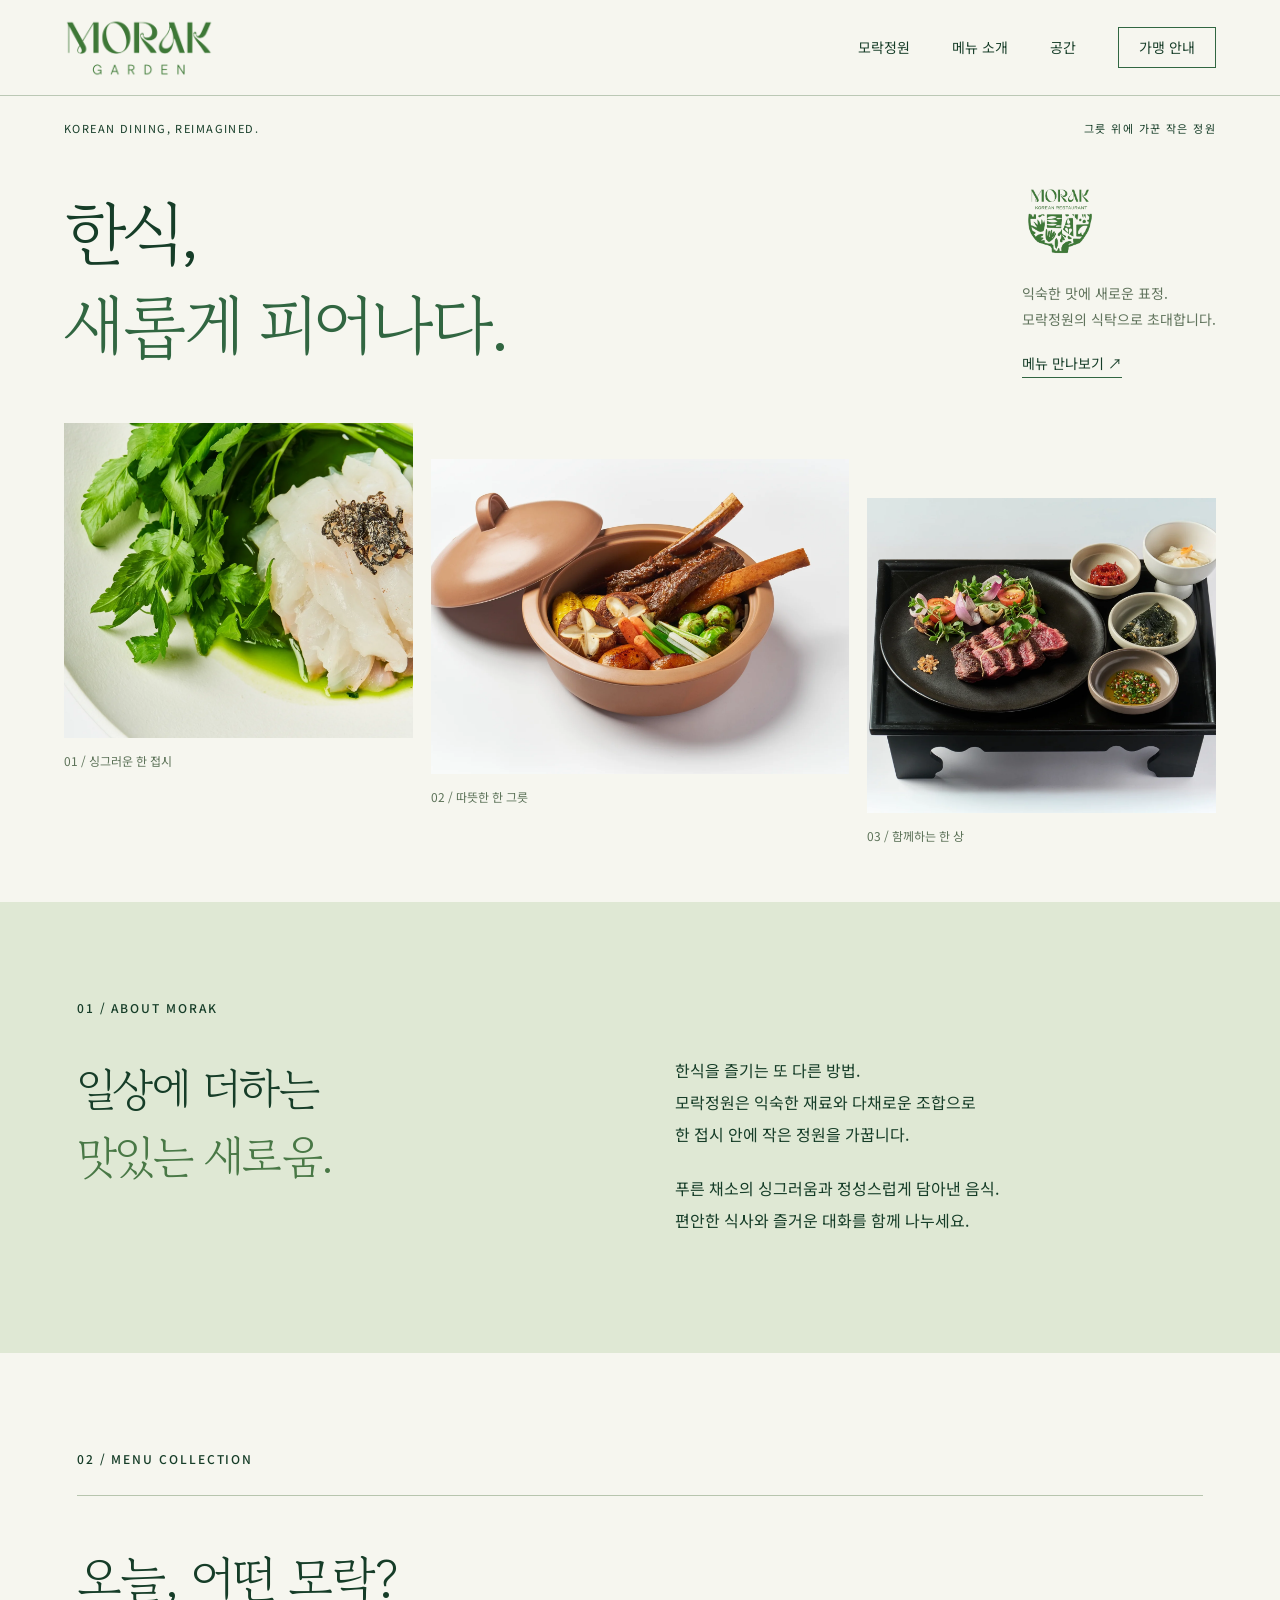
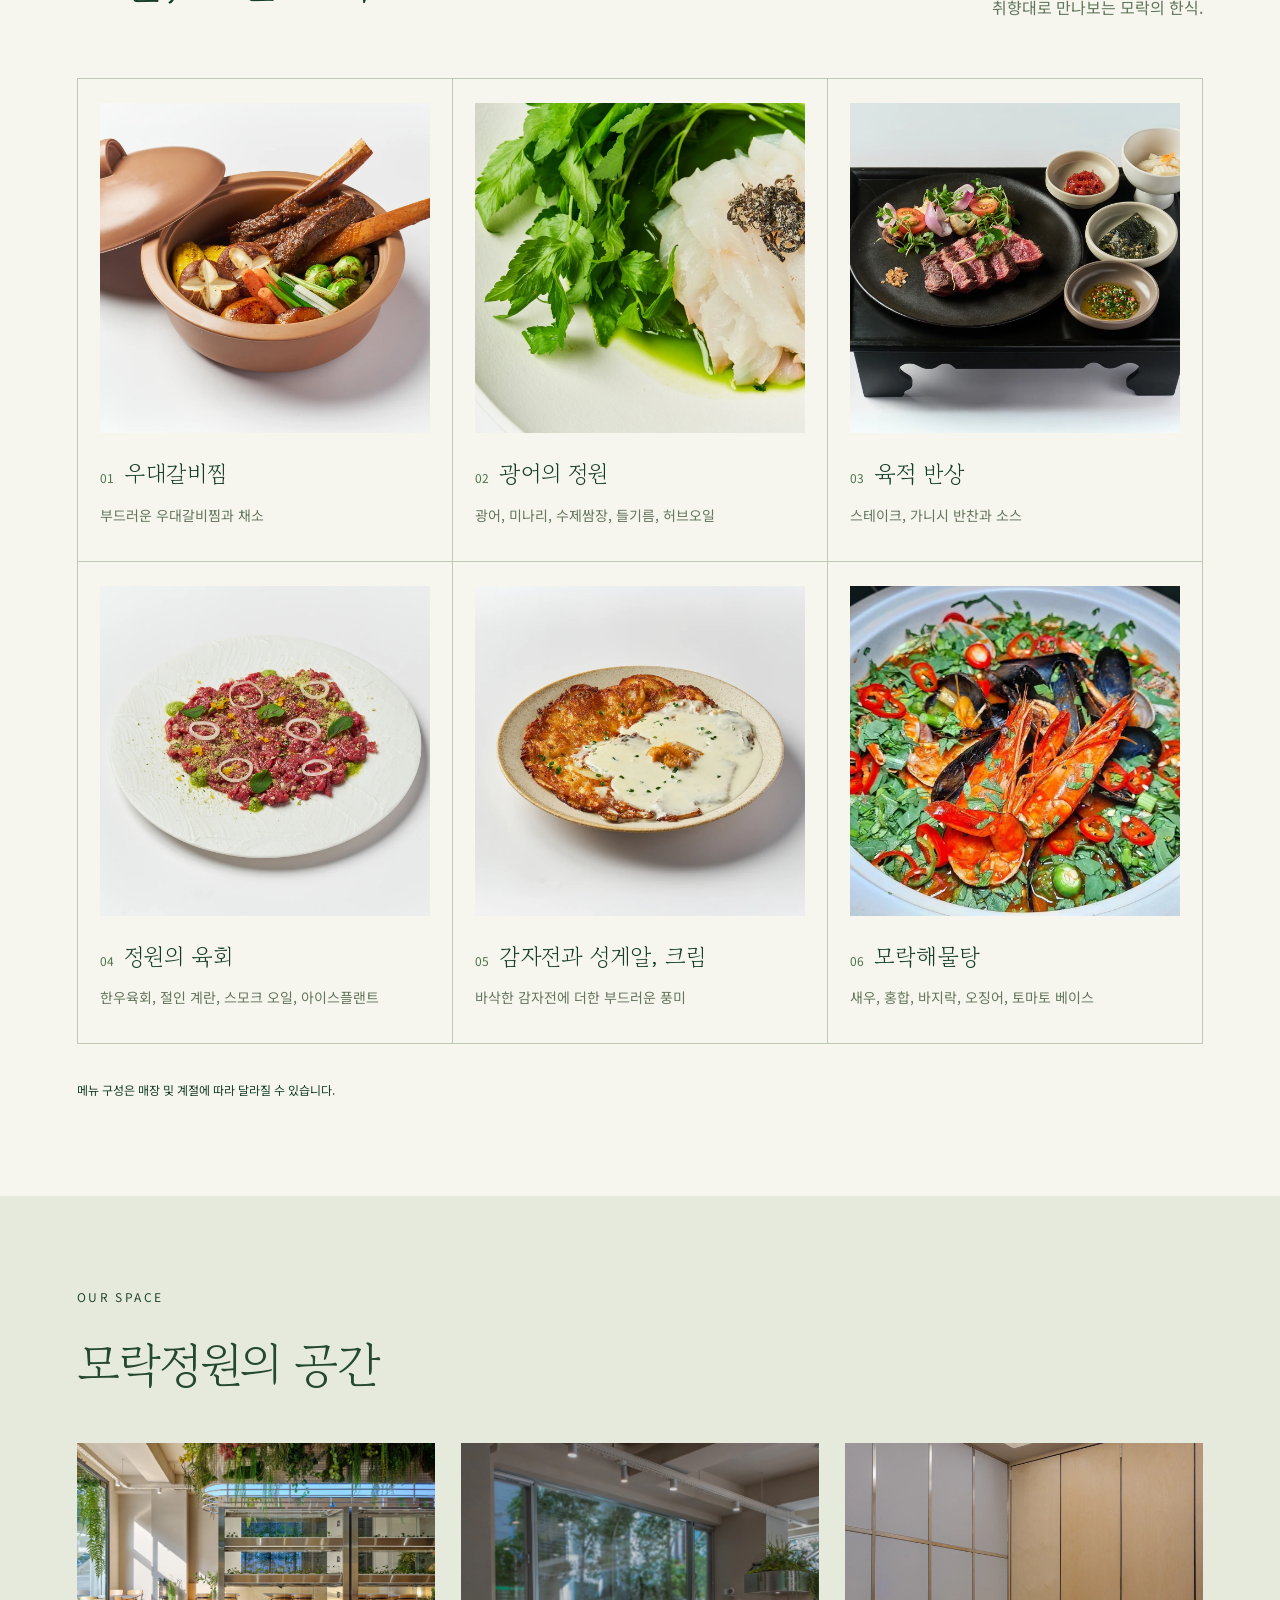
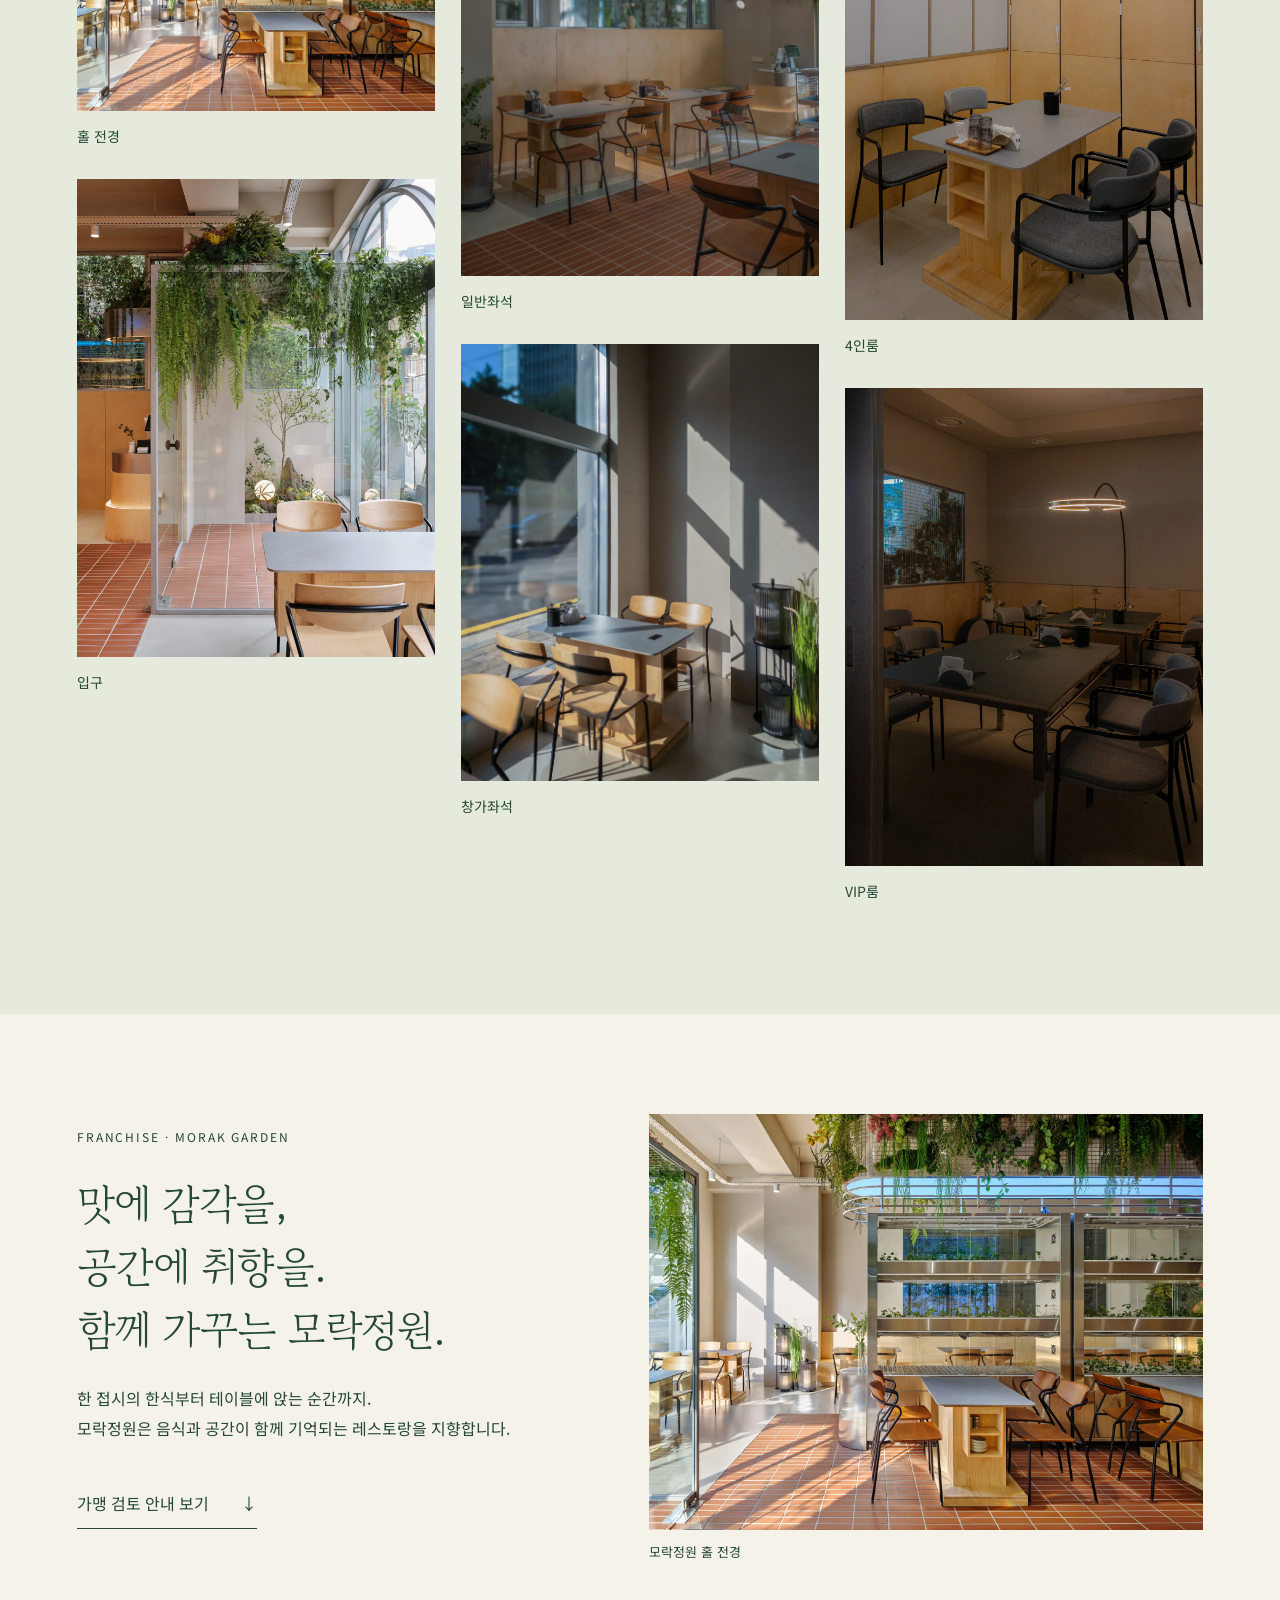
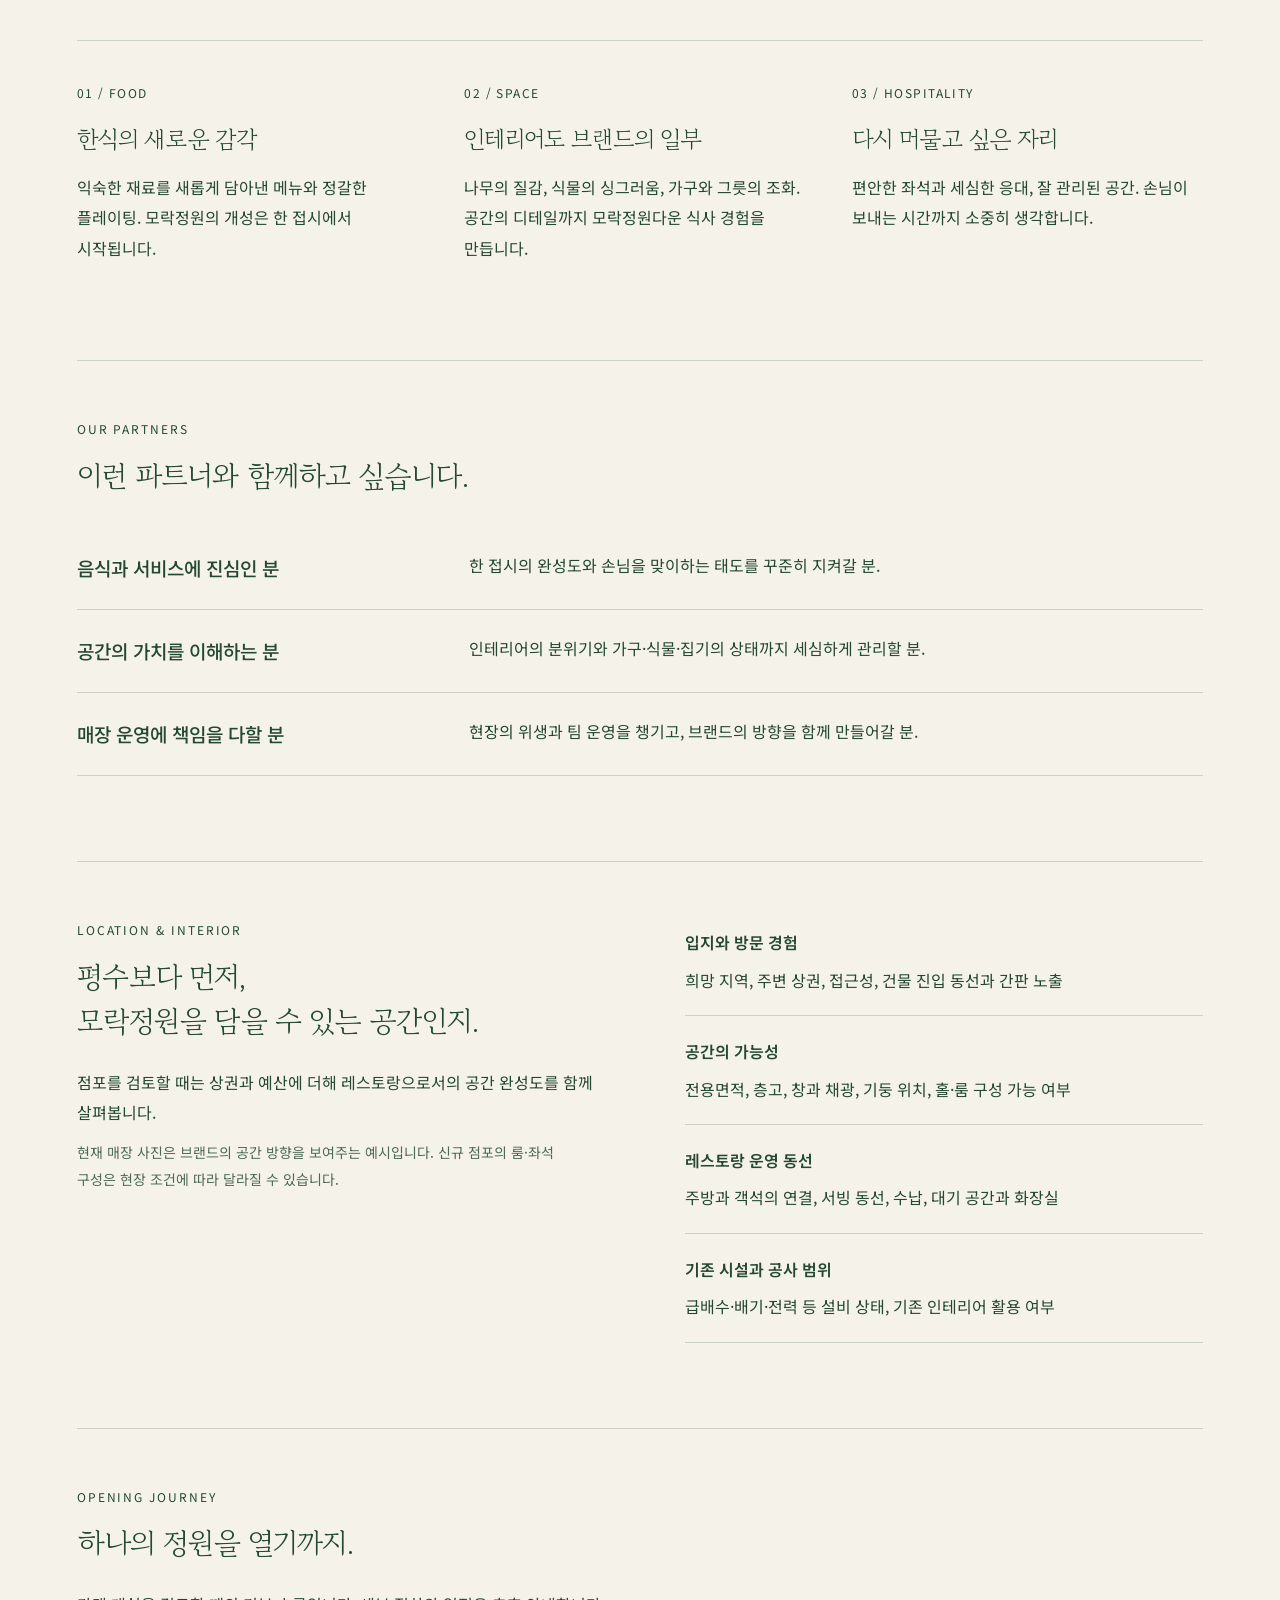
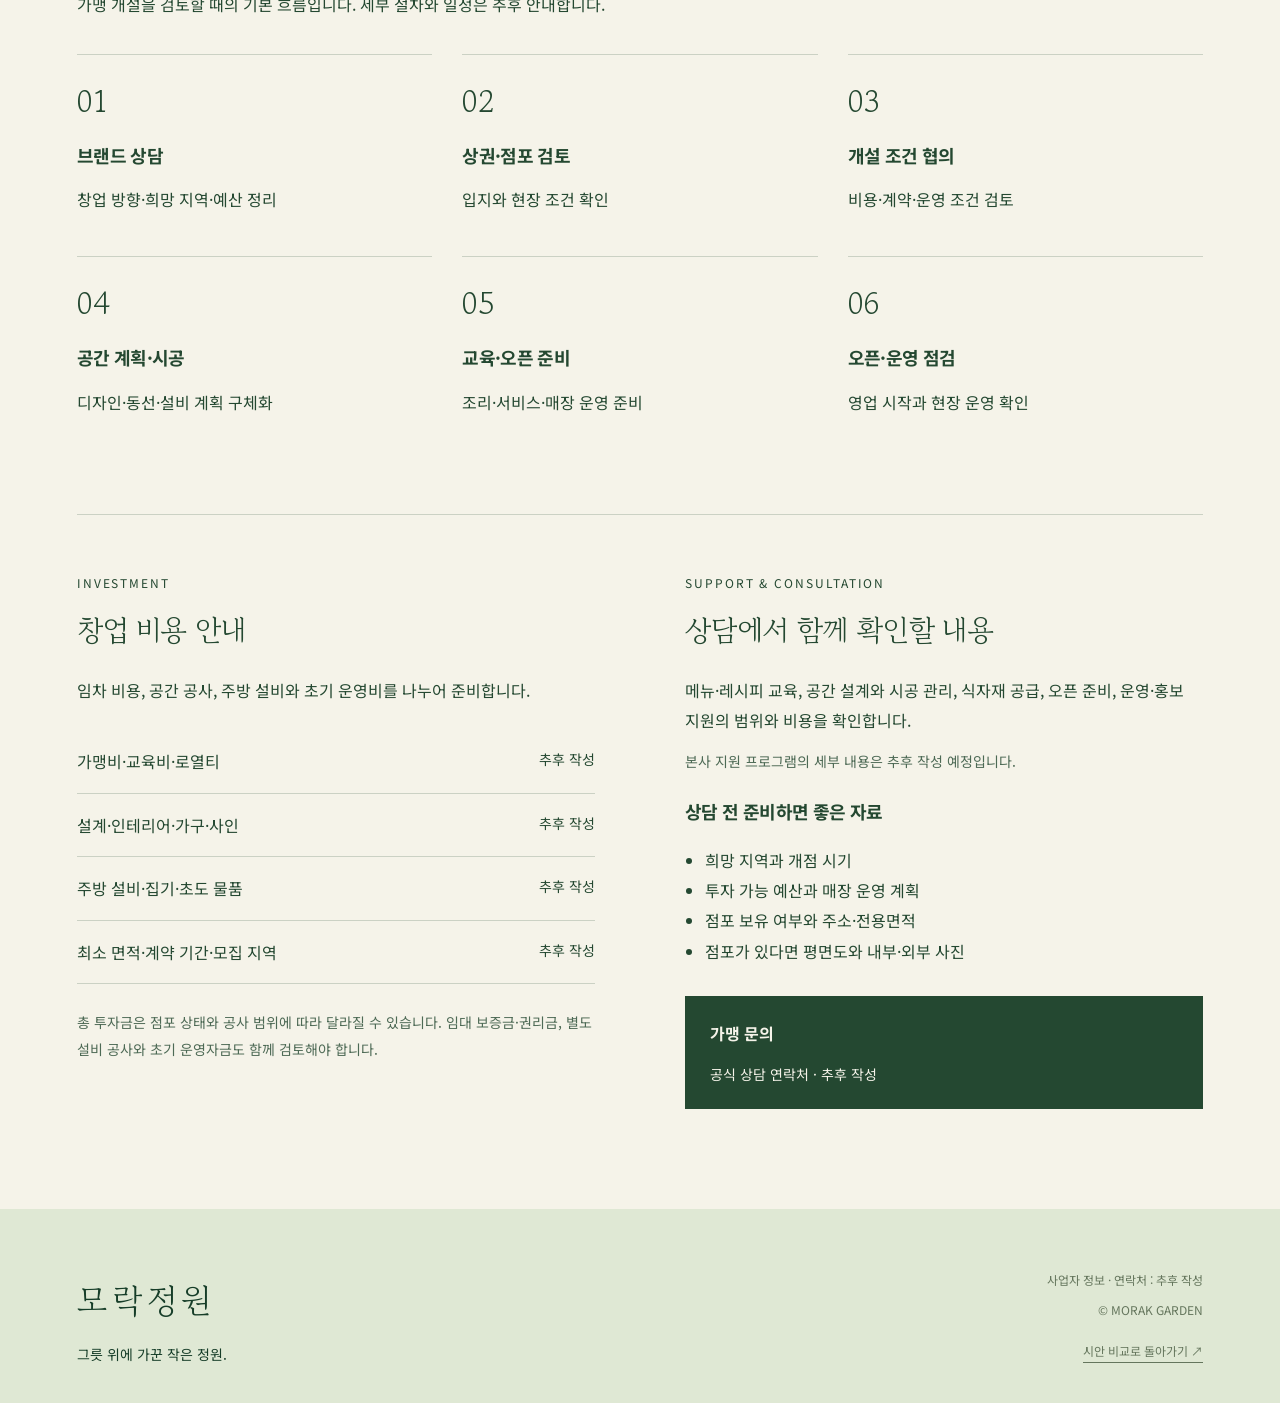
<file: design-3/index.html>
<!doctype html><html lang="ko"><head><meta charset="utf-8"><meta name="viewport" content="width=device-width,initial-scale=1"><title>시안 3 · 오늘의 모락 | 모락정원</title><meta name="description" content="모락정원의 메뉴와 공간, 가맹 안내"><link rel="icon" href="../favicon.svg"><link rel="preconnect" href="https://fonts.googleapis.com"><link rel="preconnect" href="https://fonts.gstatic.com" crossorigin><link href="https://fonts.googleapis.com/css2?family=Gowun+Batang:wght@400;700&family=Noto+Sans+KR:wght@400;500;600;700&family=Cormorant+Garamond:wght@400;500;600&display=swap" rel="stylesheet"><link rel="stylesheet" href="../designs/base.css"><link rel="stylesheet" href="design-3.css"><script src="../designs/navigation.js" defer></script><link rel="stylesheet" href="../designs/interiors.css"><script src="../designs/spaces.js" defer></script><link rel="stylesheet" href="../designs/franchise.css"></head><body><a class="skip" href="#main">본문 바로가기</a><header class="site-header"><a class="brand" href="#" aria-label="모락정원 홈"><img src="../assets/logo.webp" alt="MORAK GARDEN" width="160" height="64"></a><button class="nav-toggle" aria-expanded="false" aria-controls="navigation" aria-label="메뉴 열기"><span></span><span></span></button><nav id="navigation" aria-label="주요 메뉴"><a href="#about">모락정원</a><a href="#menu">메뉴 소개</a><a href="#space">공간</a><a href="#franchise">가맹 안내</a></nav></header><main id="main"><section class="editorial-hero"><div class="hero-topline"><p>KOREAN DINING, REIMAGINED.</p><p>그릇 위에 가꾼 작은 정원</p></div><div class="hero-title"><h1>한식,<br><em>새롭게 피어나다.</em></h1><div class="hero-aside"><img class="" src="../assets/emblem.webp" alt="모락정원 브랜드 심볼" width="1200" height="1200" loading="lazy"><p>익숙한 맛에 새로운 표정.<br>모락정원의 식탁으로 초대합니다.</p><a href="#menu">메뉴 만나보기 ↗</a></div></div><div class="hero-collage"><figure><img class="" src="../assets/food-flatfish.webp" alt="광어의 정원" width="1800" height="1200" fetchpriority="high"><figcaption>01 / 싱그러운 한 접시</figcaption></figure><figure><img class="" src="../assets/food-galbi.webp" alt="채소를 곁들인 우대갈비찜" width="1800" height="1200" fetchpriority="high"><figcaption>02 / 따뜻한 한 그릇</figcaption></figure><figure><img class="" src="../assets/food-yukjeok.webp" alt="스테이크와 반찬으로 구성된 육적 반상" width="1800" height="1200" fetchpriority="high"><figcaption>03 / 함께하는 한 상</figcaption></figure></div></section>
<section id="about" class="story section"><div class="section-label">01 / ABOUT MORAK</div><div class="story-grid"><h2>일상에 더하는<br><em>맛있는 새로움.</em></h2><div><p>한식을 즐기는 또 다른 방법.<br>모락정원은 익숙한 재료와 다채로운 조합으로<br>한 접시 안에 작은 정원을 가꿉니다.</p><p>푸른 채소의 싱그러움과 정성스럽게 담아낸 음식.<br>편안한 식사와 즐거운 대화를 함께 나누세요.</p></div></div></section>
<section id="menu" class="menu section"><div class="section-label">02 / MENU COLLECTION</div><div class="menu-intro"><h2>오늘, 어떤 모락?</h2><p>취향대로 만나보는 모락의 한식.</p></div><div class="menu-grid"><article class="dish"><div class="dish-photo"><img class="" src="../assets/food-galbi.webp" alt="우대갈비찜" width="1800" height="1200" loading="lazy"></div><div class="dish-heading"><span class="number">01</span><h3>우대갈비찜</h3></div><p>부드러운 우대갈비찜과 채소</p></article><article class="dish"><div class="dish-photo"><img class="" src="../assets/food-flatfish.webp" alt="광어의 정원" width="1800" height="1200" loading="lazy"></div><div class="dish-heading"><span class="number">02</span><h3>광어의 정원</h3></div><p>광어, 미나리, 수제쌈장, 들기름, 허브오일</p></article><article class="dish"><div class="dish-photo"><img class="" src="../assets/food-yukjeok.webp" alt="육적 반상" width="1800" height="1200" loading="lazy"></div><div class="dish-heading"><span class="number">03</span><h3>육적 반상</h3></div><p>스테이크, 가니시 반찬과 소스</p></article><article class="dish"><div class="dish-photo"><img class="" src="../assets/food-tartare.webp" alt="정원의 육회" width="1800" height="1200" loading="lazy"></div><div class="dish-heading"><span class="number">04</span><h3>정원의 육회</h3></div><p>한우육회, 절인 계란, 스모크 오일, 아이스플랜트</p></article><article class="dish"><div class="dish-photo"><img class="" src="../assets/food-potato.webp" alt="감자전과 성게알, 크림" width="1800" height="1200" loading="lazy"></div><div class="dish-heading"><span class="number">05</span><h3>감자전과 성게알, 크림</h3></div><p>바삭한 감자전에 더한 부드러운 풍미</p></article><article class="dish"><div class="dish-photo"><img class="" src="../assets/food-seafood.webp" alt="모락해물탕" width="1078" height="1072" loading="lazy"></div><div class="dish-heading"><span class="number">06</span><h3>모락해물탕</h3></div><p>새우, 홍합, 바지락, 오징어, 토마토 베이스</p></article></div><p class="note">메뉴 구성은 매장 및 계절에 따라 달라질 수 있습니다.</p></section>
<section id="space" class="morak-spaces" aria-labelledby="space-title"><div class="morak-space-heading"><p>OUR SPACE</p><h2 id="space-title">모락정원의 공간</h2></div><div class="morak-space-gallery"><figure><a href="../assets/space-hall.webp" target="_blank" rel="noopener" aria-label="홀 전경 사진 크게 보기"><img src="../assets/space-hall.webp" alt="홀 전경" width="1800" height="1350" loading="lazy"></a><figcaption>홀 전경</figcaption></figure><figure><a href="../assets/space-entrance.webp" target="_blank" rel="noopener" aria-label="입구 사진 크게 보기"><img src="../assets/space-entrance.webp" alt="입구" width="1350" height="1800" loading="lazy"></a><figcaption>입구</figcaption></figure><figure><a href="../assets/space-seating.webp" target="_blank" rel="noopener" aria-label="일반좌석 사진 크게 보기"><img src="../assets/space-seating.webp" alt="일반좌석" width="1487" height="1800" loading="lazy"></a><figcaption>일반좌석</figcaption></figure><figure><a href="../assets/space-window.webp" target="_blank" rel="noopener" aria-label="창가좌석 사진 크게 보기"><img src="../assets/space-window.webp" alt="창가좌석" width="1477" height="1800" loading="lazy"></a><figcaption>창가좌석</figcaption></figure><figure><a href="../assets/space-room-four.webp" target="_blank" rel="noopener" aria-label="4인룸 사진 크게 보기"><img src="../assets/space-room-four.webp" alt="4인룸" width="1350" height="1800" loading="lazy"></a><figcaption>4인룸</figcaption></figure><figure><a href="../assets/space-vip.webp" target="_blank" rel="noopener" aria-label="VIP룸 사진 크게 보기"><img src="../assets/space-vip.webp" alt="VIP룸" width="1350" height="1800" loading="lazy"></a><figcaption>VIP룸</figcaption></figure></div></section><section id="franchise" class="morak-partners" aria-labelledby="partner-title">
<div class="partner-opening"><div class="partner-intro"><p class="partner-kicker">FRANCHISE · MORAK GARDEN</p><h2 id="partner-title">맛에 감각을,<br>공간에 취향을.<br><em>함께 가꾸는 모락정원.</em></h2><p class="partner-lead">한 접시의 한식부터 테이블에 앉는 순간까지.<br>모락정원은 음식과 공간이 함께 기억되는 레스토랑을 지향합니다.</p><a class="partner-link" href="#partner-guide">가맹 검토 안내 보기 <span aria-hidden="true">↓</span></a></div><figure class="partner-cover"><img src="../assets/space-hall.webp" alt="식물과 나무 가구가 어우러진 모락정원 홀 전경" width="1800" height="1350" loading="lazy"><figcaption>모락정원 홀 전경</figcaption></figure></div>
<div class="partner-values"><article><span>01 / FOOD</span><h3>한식의 새로운 감각</h3><p>익숙한 재료를 새롭게 담아낸 메뉴와 정갈한 플레이팅. 모락정원의 개성은 한 접시에서 시작됩니다.</p></article><article><span>02 / SPACE</span><h3>인테리어도 브랜드의 일부</h3><p>나무의 질감, 식물의 싱그러움, 가구와 그릇의 조화. 공간의 디테일까지 모락정원다운 식사 경험을 만듭니다.</p></article><article><span>03 / HOSPITALITY</span><h3>다시 머물고 싶은 자리</h3><p>편안한 좌석과 세심한 응대, 잘 관리된 공간. 손님이 보내는 시간까지 소중히 생각합니다.</p></article></div>
<div id="partner-guide" class="partner-block"><div class="partner-heading"><p class="partner-kicker">OUR PARTNERS</p><h3>이런 파트너와 함께하고 싶습니다.</h3></div><ul class="partner-principles"><li><b>음식과 서비스에 진심인 분</b><span>한 접시의 완성도와 손님을 맞이하는 태도를 꾸준히 지켜갈 분.</span></li><li><b>공간의 가치를 이해하는 분</b><span>인테리어의 분위기와 가구·식물·집기의 상태까지 세심하게 관리할 분.</span></li><li><b>매장 운영에 책임을 다할 분</b><span>현장의 위생과 팀 운영을 챙기고, 브랜드의 방향을 함께 만들어갈 분.</span></li></ul></div>
<div class="partner-block partner-location"><div class="partner-heading"><p class="partner-kicker">LOCATION & INTERIOR</p><h3>평수보다 먼저,<br>모락정원을 담을 수 있는 공간인지.</h3><p>점포를 검토할 때는 상권과 예산에 더해 레스토랑으로서의 공간 완성도를 함께 살펴봅니다.</p><p class="partner-note">현재 매장 사진은 브랜드의 공간 방향을 보여주는 예시입니다. 신규 점포의 룸·좌석 구성은 현장 조건에 따라 달라질 수 있습니다.</p></div><dl class="partner-checks"><div><dt>입지와 방문 경험</dt><dd>희망 지역, 주변 상권, 접근성, 건물 진입 동선과 간판 노출</dd></div><div><dt>공간의 가능성</dt><dd>전용면적, 층고, 창과 채광, 기둥 위치, 홀·룸 구성 가능 여부</dd></div><div><dt>레스토랑 운영 동선</dt><dd>주방과 객석의 연결, 서빙 동선, 수납, 대기 공간과 화장실</dd></div><div><dt>기존 시설과 공사 범위</dt><dd>급배수·배기·전력 등 설비 상태, 기존 인테리어 활용 여부</dd></div></dl></div>
<div class="partner-block"><div class="partner-heading"><p class="partner-kicker">OPENING JOURNEY</p><h3>하나의 정원을 열기까지.</h3><p>가맹 개설을 검토할 때의 기본 흐름입니다. 세부 절차와 일정은 추후 안내합니다.</p></div><ol class="partner-steps"><li><span>01</span><h4>브랜드 상담</h4><p>창업 방향·희망 지역·예산 정리</p></li><li><span>02</span><h4>상권·점포 검토</h4><p>입지와 현장 조건 확인</p></li><li><span>03</span><h4>개설 조건 협의</h4><p>비용·계약·운영 조건 검토</p></li><li><span>04</span><h4>공간 계획·시공</h4><p>디자인·동선·설비 계획 구체화</p></li><li><span>05</span><h4>교육·오픈 준비</h4><p>조리·서비스·매장 운영 준비</p></li><li><span>06</span><h4>오픈·운영 점검</h4><p>영업 시작과 현장 운영 확인</p></li></ol></div>
<div class="partner-block partner-detail-grid"><div><p class="partner-kicker">INVESTMENT</p><h3>창업 비용 안내</h3><p>임차 비용, 공간 공사, 주방 설비와 초기 운영비를 나누어 준비합니다.</p><dl class="partner-costs"><div><dt>가맹비·교육비·로열티</dt><dd>추후 작성</dd></div><div><dt>설계·인테리어·가구·사인</dt><dd>추후 작성</dd></div><div><dt>주방 설비·집기·초도 물품</dt><dd>추후 작성</dd></div><div><dt>최소 면적·계약 기간·모집 지역</dt><dd>추후 작성</dd></div></dl><p class="partner-note">총 투자금은 점포 상태와 공사 범위에 따라 달라질 수 있습니다. 임대 보증금·권리금, 별도 설비 공사와 초기 운영자금도 함께 검토해야 합니다.</p></div><div><p class="partner-kicker">SUPPORT & CONSULTATION</p><h3>상담에서 함께 확인할 내용</h3><p>메뉴·레시피 교육, 공간 설계와 시공 관리, 식자재 공급, 오픈 준비, 운영·홍보 지원의 범위와 비용을 확인합니다.</p><p class="partner-note">본사 지원 프로그램의 세부 내용은 추후 작성 예정입니다.</p><h4>상담 전 준비하면 좋은 자료</h4><ul class="partner-prep"><li>희망 지역과 개점 시기</li><li>투자 가능 예산과 매장 운영 계획</li><li>점포 보유 여부와 주소·전용면적</li><li>점포가 있다면 평면도와 내부·외부 사진</li></ul><div class="partner-contact"><b>가맹 문의</b><p>공식 상담 연락처 · 추후 작성</p></div></div></div>
</section></main><footer><div><a href="#" class="footer-name">모락정원</a><p>그릇 위에 가꾼 작은 정원.</p></div><div class="footer-info"><span>사업자 정보 · 연락처 : 추후 작성</span><span>© MORAK GARDEN</span><a href="../designs/">시안 비교로 돌아가기 ↗</a></div></footer></body></html>
</file>
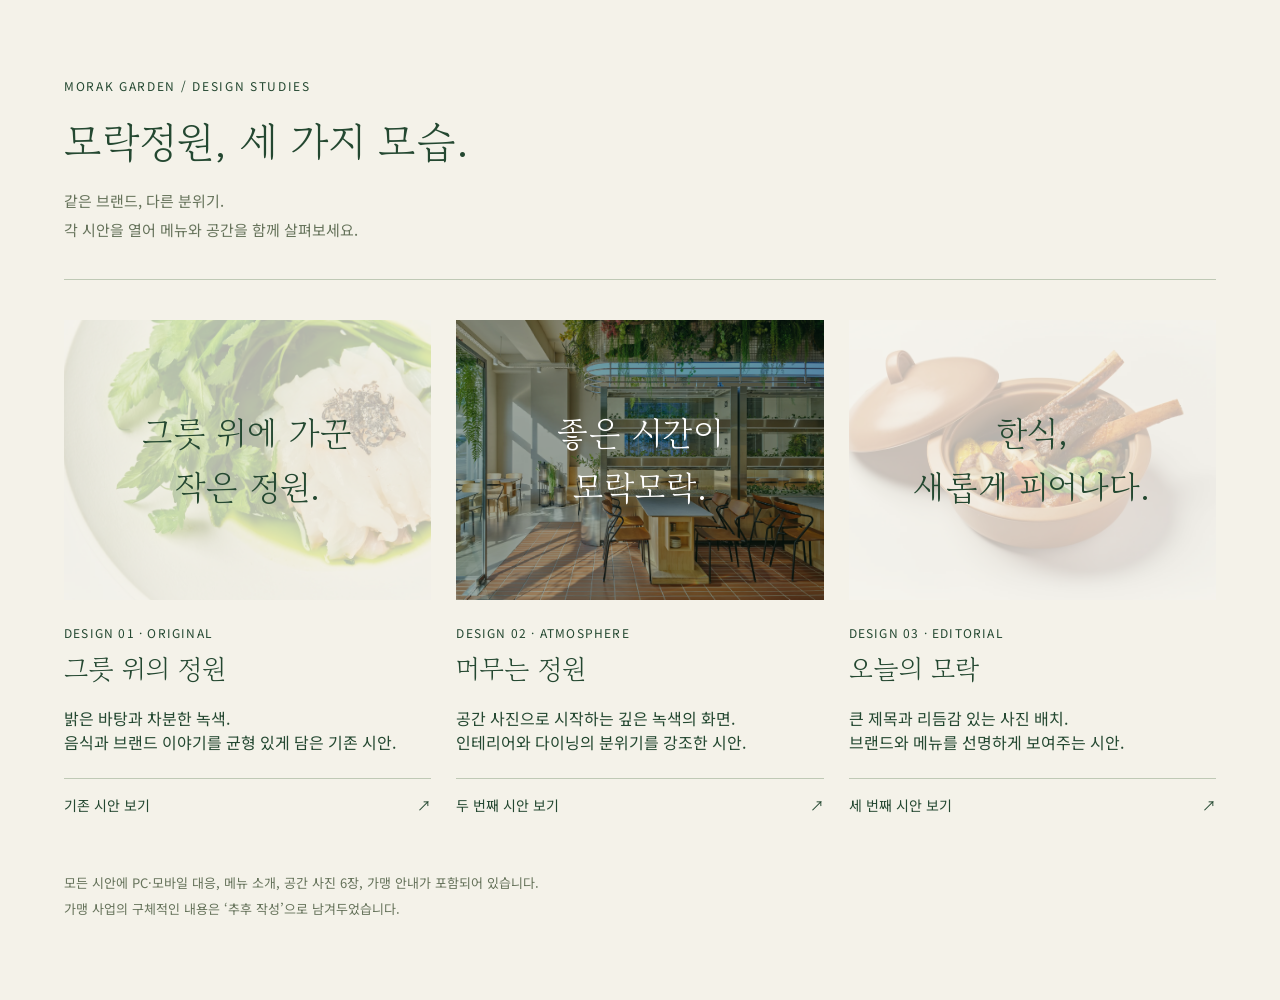
<file: designs/index.html>
<!doctype html><html lang="ko"><head><meta charset="utf-8"><meta name="viewport" content="width=device-width,initial-scale=1"><title>모락정원 · 디자인 비교</title><link rel="icon" href="../favicon.svg"><link href="https://fonts.googleapis.com/css2?family=Gowun+Batang:wght@400;700&family=Noto+Sans+KR:wght@400;500&display=swap" rel="stylesheet"><style>*{box-sizing:border-box}body{margin:0;padding:65px 5%;background:#f4f2e9;color:#244831;font-family:'Noto Sans KR',sans-serif;word-break:keep-all}header{border-bottom:1px solid #bfc9b5;padding-bottom:35px;margin-bottom:40px}header>p{font-size:12px;letter-spacing:.14em}h1{font:400 42px/1.5 'Gowun Batang',serif;margin:15px 0}header>div{font-size:15px;line-height:1.9;color:#66735b}.options{display:grid;grid-template-columns:repeat(3,1fr);gap:25px}a{color:inherit;text-decoration:none}.preview{height:280px;position:relative;overflow:hidden;background:#e5e7df}.preview img{height:100%;width:100%;object-fit:cover;transition:transform .5s}.options a:hover img{transform:scale(1.04)}.preview span{position:absolute;inset:0;display:flex;align-items:center;justify-content:center;text-align:center;font:34px/1.6 'Gowun Batang',serif;color:white;background:#09241965}.preview.light span{color:#244831;background:#f4f2e9bb}.type{font-size:12px;letter-spacing:.1em;margin:24px 0 8px}h2{font:400 27px/1.5 'Gowun Batang',serif;margin:0}article>p{font-size:14px;line-height:1.9;color:#66735b}article .go{display:flex;justify-content:space-between;border-top:1px solid #bfc9b5;padding-top:16px;font-size:14px;margin-top:24px}.footnote{font-size:13px;line-height:2;margin-top:55px;color:#66735b}a:focus-visible{outline:3px solid #a47731;outline-offset:6px}@media(max-width:760px){body{padding:35px 6%}.options{grid-template-columns:1fr;gap:42px}h1{font-size:32px}.preview{height:280px}}</style></head><body><header><p>MORAK GARDEN / DESIGN STUDIES</p><h1>모락정원, 세 가지 모습.</h1><div>같은 브랜드, 다른 분위기.<br>각 시안을 열어 메뉴와 공간을 함께 살펴보세요.</div></header><main class="options"><article><a href="../"><div class="preview light"><img src="../assets/food-flatfish.webp" alt="기존 시안의 광어 메뉴 사진"><span>그릇 위에 가꾼<br>작은 정원.</span></div><p class="type">DESIGN 01 · ORIGINAL</p><h2>그릇 위의 정원</h2><p>밝은 바탕과 차분한 녹색.<br>음식과 브랜드 이야기를 균형 있게 담은 기존 시안.</p><div class="go">기존 시안 보기 <span>↗</span></div></a></article><article><a href="../design-2/"><div class="preview"><img src="../assets/space-hall.webp" alt="감성형 시안의 따뜻한 룸 사진"><span>좋은 시간이<br>모락모락.</span></div><p class="type">DESIGN 02 · ATMOSPHERE</p><h2>머무는 정원</h2><p>공간 사진으로 시작하는 깊은 녹색의 화면.<br>인테리어와 다이닝의 분위기를 강조한 시안.</p><div class="go">두 번째 시안 보기 <span>↗</span></div></a></article><article><a href="../design-3/"><div class="preview light"><img src="../assets/food-galbi.webp" alt="편집형 시안의 우대갈비 메뉴 사진"><span>한식,<br>새롭게 피어나다.</span></div><p class="type">DESIGN 03 · EDITORIAL</p><h2>오늘의 모락</h2><p>큰 제목과 리듬감 있는 사진 배치.<br>브랜드와 메뉴를 선명하게 보여주는 시안.</p><div class="go">세 번째 시안 보기 <span>↗</span></div></a></article></main><p class="footnote">모든 시안에 PC·모바일 대응, 메뉴 소개, 공간 사진 6장, 가맹 안내가 포함되어 있습니다.<br>가맹 사업의 구체적인 내용은 ‘추후 작성’으로 남겨두었습니다.</p></body></html>
</file>
<file: style.css>
:root{--green:#244831;--brand:#48743b;--cream:#f4f2e9;--ink:#26392b;--line:#c9cfbf;--serif:'Gowun Batang',Batang,serif;--sans:'Noto Sans KR','Malgun Gothic',sans-serif}*{box-sizing:border-box}html{scroll-behavior:smooth;scroll-padding-top:142px}body{margin:0;color:var(--ink);background:var(--cream);font:16px/1.8 var(--sans);word-break:keep-all}a{color:inherit;text-decoration:none}button{font:inherit}img{max-width:100%;display:block}a:focus-visible,button:focus-visible{outline:3px solid #a27034;outline-offset:6px}.skip{position:fixed;top:-80px;left:10px;z-index:20;background:white;padding:12px}.skip:focus{top:10px}.header{background:var(--cream);position:sticky;top:0;z-index:10}.header-top{height:97px;display:flex;align-items:center;justify-content:space-between;max-width:1440px;margin:auto;padding:0 4.8%;position:relative;border-bottom:1px solid var(--line)}.eyebrow{font-size:12px;letter-spacing:.17em;font-weight:500}.brand{position:absolute;left:50%;transform:translateX(-50%)}.brand img{width:160px;height:66px;object-fit:cover}.inquire{font-size:14px;display:flex;gap:35px;align-items:center}.inquire span{font-size:24px}nav{display:flex;justify-content:center;gap:70px;align-items:center;height:54px;border-bottom:1px solid var(--line)}nav a{font-size:14px}nav a span{font-family:'Acme',sans-serif;margin-left:9px;font-size:16px;color:#65735e}nav a:hover{color:var(--brand)}.nav-toggle{display:none}.hero{display:grid;grid-template-columns:43% 57%;min-height:660px}.hero-copy{padding:85px 10% 30px 11.2%;display:flex;flex-direction:column;justify-content:center}.hero h1{font-family:var(--serif);font-size:clamp(38px,4.2vw,68px);font-weight:400;letter-spacing:-.065em;line-height:1.38;margin:24px 0}.hero-desc{font-size:15px;line-height:2;color:#52604f}.text-link{align-self:flex-start;font-size:14px;display:flex;gap:50px;align-items:center;border-bottom:1px solid var(--green);padding:8px 0;margin-top:23px}.text-link span{font-size:23px}.hero-foot{margin-top:80px;display:flex;justify-content:space-between;gap:20px;font-size:12px;letter-spacing:.04em;color:#69755f}.hero-photo{position:relative;overflow:hidden;background:#e9eae5}.hero-photo>img{height:100%;width:100%;object-fit:cover;min-height:660px}.photo-caption{position:absolute;left:30px;right:30px;bottom:24px;display:flex;justify-content:space-between;font-size:12px;letter-spacing:.1em;background:#f4f2e9df;padding:9px 16px}.section{padding:85px max(5%,calc((100vw - 1320px)/2)) 100px}.section-kicker{display:flex;justify-content:space-between;padding-bottom:20px;border-bottom:1px solid var(--line);font-size:12px;letter-spacing:.13em}.story{display:grid;grid-template-columns:1fr 2fr auto;align-items:center;gap:70px;padding:70px 4% 20px}.emblem{width:165px;height:200px;object-fit:contain;margin:auto}.story h2,.section-heading h2,.space-copy h2{font-family:var(--serif);font-size:clamp(32px,3.5vw,49px);line-height:1.5;font-weight:400;letter-spacing:-.05em;margin:0 0 26px}em{font-style:normal;color:var(--brand)}.story p{color:#64705f;font-size:15px;line-height:2.1;margin:24px 0 0}.vertical{writing-mode:vertical-rl;letter-spacing:.26em;font-size:14px;font-family:var(--serif)}.menu-section{background:#e8ecdf}.section-heading{display:flex;justify-content:space-between;gap:30px;align-items:end;margin:48px 0}.section-heading h2{margin:0}.section-heading>p{font-size:15px;color:#64705f}.menu-grid{display:grid;grid-template-columns:repeat(3,1fr);gap:50px 28px}.dish-image{overflow:hidden;aspect-ratio:1.2;background:white}.dish-image img{width:100%;height:100%;object-fit:cover;transition:transform .7s}.dish:hover img{transform:scale(1.045)}.dish-title{display:flex;justify-content:space-between;align-items:center;margin-top:18px}.dish-title h3{font-family:var(--serif);font-weight:700;font-size:23px;margin:0;letter-spacing:-.05em}.dish-title span{font-size:12px;color:#76816d}.dish p{font-size:14px;color:#67725f;margin:6px 0}.menu-note{margin:45px 0 0;font-size:12px;color:#66715d;text-align:right}.space-section{display:grid;grid-template-columns:1fr 1fr;background:var(--green);color:var(--cream)}.space-photo{min-height:900px}.space-photo img{height:100%;width:100%;object-fit:cover}.space-copy{padding:75px 13% 55px}.space-copy .eyebrow{color:#bdcba9;margin:0 0 45px}.space-copy h2{font-size:46px}.space-copy p{font-size:15px;line-height:2;color:#d3dbc9;margin:24px 0}.space-copy>img{width:100%;height:245px;object-fit:cover;margin-top:40px}.space-caption{display:flex;justify-content:space-between;font-size:12px;letter-spacing:.07em;margin-top:13px;color:#bdcba9}.franchise{padding-bottom:110px}.franchise-list{margin-top:50px;border-top:1px solid var(--green)}.franchise-list>div{display:grid;grid-template-columns:80px 1fr 1fr;align-items:center;border-bottom:1px solid var(--line);padding:22px 12px}.franchise-list span{font-size:12px;color:#6f7f64}.franchise-list h3{font-size:19px;font-weight:400;margin:0}.franchise-list p{color:#75806d;font-size:15px;margin:0;padding-left:20px}footer{background:#dfe5d6;padding:50px 5% 25px}.footer-main{display:flex;align-items:start;justify-content:space-between}.footer-logo{font-family:var(--serif);font-size:36px;letter-spacing:.12em}.footer-main p{font-size:14px;margin-top:8px;color:#66735c}.top-link{font-size:14px;display:flex;gap:30px}.footer-bottom{border-top:1px solid #bac6b0;padding-top:24px;margin-top:45px;display:flex;justify-content:space-between;font-size:12px;color:#66735c}@media(min-width:1600px){.hero{min-height:740px}.hero-photo>img{min-height:740px}}@media(max-width:1000px){.header-top>.eyebrow{font-size:10px;max-width:120px}.hero-copy{padding-top:45px}.hero-foot{flex-direction:column;gap:2px}.hero{min-height:580px}.hero-photo>img{min-height:580px}.story{gap:35px;grid-template-columns:1fr 2.5fr}.vertical{display:none}.space-photo{min-height:780px}.space-copy{padding:55px 9%}.space-copy h2{font-size:36px}.dish-title h3{font-size:20px}}@media(max-width:700px){html{scroll-padding-top:80px}.header-top{height:78px;padding:0 6%}.header-top>.eyebrow,.inquire{display:none}.brand{left:6%;transform:none}.brand img{width:132px;height:55px}.nav-toggle{display:flex;flex-direction:column;gap:7px;background:none;border:0;margin-left:auto;padding:14px 0 14px 14px}.nav-toggle span{width:25px;height:1px;background:var(--green)}nav{display:none;height:auto;gap:0;padding:15px 6% 24px}nav.open{display:flex;flex-direction:column;align-items:stretch}nav a{padding:10px 0;border-bottom:1px solid var(--line)}nav a span{float:right}.hero{grid-template-columns:1fr;min-height:0}.hero-copy{padding:38px 7% 33px}.hero .eyebrow{font-size:10px;margin-bottom:0}.hero h1{font-size:43px;line-height:1.4;margin:20px 0 16px}.hero-desc{font-size:14px}.hero-foot{display:none}.text-link{margin-top:12px}.hero-photo{height:400px}.hero-photo>img{min-height:0;height:100%;object-position:center}.photo-caption{left:18px;right:18px;bottom:16px;font-size:10px}.section{padding:55px 6% 65px}.section-kicker{font-size:10px}.story{padding:42px 0 0;display:flex;flex-direction:column;align-items:flex-start;gap:28px}.emblem{width:105px;height:130px;margin:0}.story h2,.section-heading h2{font-size:32px}.story p{font-size:14px}.section-heading{display:block;margin:35px 0}.section-heading>p{font-size:14px;margin:22px 0 0}.menu-grid{grid-template-columns:repeat(2,1fr);gap:30px 14px}.dish-image{aspect-ratio:1}.dish-title{align-items:flex-start;gap:4px;margin-top:12px}.dish-title h3{font-size:18px;line-height:1.55}.dish-title span{font-size:10px;padding-top:4px}.dish p{font-size:12px;line-height:1.8}.menu-note{text-align:left}.space-section{grid-template-columns:1fr}.space-photo{min-height:0;height:520px}.space-copy{padding:42px 7%}.space-copy .eyebrow{margin-bottom:25px}.space-copy h2{font-size:36px}.space-copy>img{height:260px;margin-top:30px}.franchise-list>div{grid-template-columns:35px 1fr 90px;padding:23px 0;gap:8px}.franchise-list h3{font-size:16px}.franchise-list p{font-size:14px;padding:0;text-align:right}.footer-bottom{flex-direction:column;gap:12px}.footer-logo{font-size:29px}.top-link{font-size:12px;gap:18px}}@media(prefers-reduced-motion:reduce){html{scroll-behavior:auto}.dish-image img{transition:none}}
</file>
<file: designs/interiors.css>
.morak-spaces{padding:90px 6% 110px;background:#e6eadd;color:#244831;scroll-margin-top:80px}
.morak-space-heading{margin-bottom:44px}.morak-space-heading p{font-size:12px;letter-spacing:.2em;margin:0 0 18px}
.morak-space-heading h2{font-family:'Gowun Batang',serif;font-weight:400;font-size:clamp(30px,4vw,48px);line-height:1.5;letter-spacing:-.04em;margin:0}
.morak-space-gallery{columns:3;column-gap:26px}.morak-space-gallery figure{break-inside:avoid;margin:0 0 30px}.morak-space-gallery a{display:block;overflow:hidden}.morak-space-gallery img{display:block;width:100%;height:auto;transition:filter .2s}.morak-space-gallery a:hover img{filter:brightness(1.05)}.morak-space-gallery a:focus-visible{outline:3px solid currentColor;outline-offset:5px}.morak-space-gallery figcaption{font-size:14px;margin-top:13px;line-height:1.8}
body:has(.cinema-hero) .morak-spaces{background:#1d352a;color:#e8ebdd}
.compare-return{display:block;font-size:13px;margin-top:24px;text-align:right;text-decoration:underline}
@media(max-width:1000px){.morak-space-gallery{columns:2}}
@media(max-width:600px){.morak-spaces{padding:55px 6% 65px}.morak-space-heading{margin-bottom:30px}.morak-space-gallery{columns:1}.morak-space-gallery figure{margin-bottom:28px}}
.space-viewer{border:0;padding:50px 20px 20px;background:#14271ef5;color:#fff;max-width:96vw;max-height:96vh}.space-viewer::backdrop{background:#000b}.space-viewer figure{margin:0;text-align:center}.space-viewer img{display:block;max-width:85vw;max-height:78vh;width:auto;height:auto;object-fit:contain}.space-viewer figcaption{padding:12px}.space-viewer button{position:absolute;right:12px;top:5px;background:none;border:0;color:#fff;font-size:34px;width:44px;height:44px;cursor:pointer}
</file>
<file: designs/franchise.css>
.morak-partners{--partner-ink:#244831;--partner-line:#24483133;color:var(--partner-ink);background:#f5f3e9;padding:100px 6%;scroll-margin-top:100px;font-size:16px;line-height:1.9}
.morak-partners *{box-sizing:border-box}.morak-partners h2,.morak-partners h3,.morak-partners h4{color:inherit;letter-spacing:-.035em}.morak-partners h2,.morak-partners h3{font-family:'Gowun Batang',serif;font-weight:400}.morak-partners h2{font-size:clamp(34px,3.3vw,58px);line-height:1.5;margin:22px 0}.morak-partners h2 em{font-style:normal}.morak-partners h3{font-size:clamp(25px,2.3vw,36px);line-height:1.5;margin:10px 0 24px}.morak-partners h4{font-size:18px;margin:20px 0 10px}.morak-partners p{font-size:16px;line-height:1.9;margin:12px 0}.morak-partners .partner-kicker{font-size:12px;letter-spacing:.16em}.partner-opening{display:grid;grid-template-columns:1fr 1.1fr;gap:6%;align-items:center}.partner-cover{margin:0}.partner-cover img{display:block;width:100%;height:auto}.partner-cover figcaption{font-size:13px;margin-top:10px}.partner-link{display:inline-flex;gap:32px;margin-top:22px;padding:10px 0;border-bottom:1px solid currentColor;text-decoration:none;color:inherit}.partner-values{display:grid;grid-template-columns:repeat(3,minmax(0,1fr));gap:36px;margin-top:75px;padding-top:35px;border-top:1px solid var(--partner-line)}.partner-values article>span{font-size:12px;letter-spacing:.12em}.partner-values h3{font-size:24px;margin:15px 0}.partner-block{margin-top:85px;padding-top:45px;border-top:1px solid var(--partner-line);scroll-margin-top:110px}.partner-principles{list-style:none;margin:30px 0 0;padding:0}.partner-principles li{display:grid;grid-template-columns:1fr 2fr;gap:25px;padding:23px 0;border-bottom:1px solid var(--partner-line)}.partner-principles b{font-size:19px;font-weight:500}.partner-location{display:grid;grid-template-columns:1fr 1fr;gap:8%}.partner-checks{margin:0}.partner-checks>div{padding:20px 0;border-bottom:1px solid var(--partner-line)}.partner-checks dt{font-weight:600;margin-bottom:7px}.partner-checks dd{margin:0}.morak-partners .partner-note{font-size:14px;opacity:.8}.partner-steps{display:grid;grid-template-columns:repeat(3,minmax(0,1fr));gap:30px;list-style:none;padding:0;margin:35px 0 0}.partner-steps li{border-top:1px solid var(--partner-line);padding-top:18px}.partner-steps li>span{font-family:'Gowun Batang',serif;font-size:30px}.partner-steps h4{margin-top:8px}.partner-detail-grid{display:grid;grid-template-columns:1fr 1fr;gap:8%}.partner-costs{margin:25px 0}.partner-costs>div{display:flex;justify-content:space-between;gap:15px;padding:16px 0;border-bottom:1px solid var(--partner-line)}.partner-costs dd{margin:0;white-space:nowrap;font-size:14px}.partner-prep{padding-left:20px}.partner-contact{margin-top:30px;padding:22px 25px;background:#244831;color:#f5f3e9}.partner-contact p{font-size:14px;margin-bottom:0}body:has(.cinema-hero) .morak-partners{--partner-ink:#e7ebdd;--partner-line:#e7ebdd33;background:#132b22}body:has(.cinema-hero) .partner-contact{background:#e7ebdd;color:#132b22}body:has(.editorial-hero) .partner-opening{align-items:start}
@media(max-width:900px){.partner-opening,.partner-location,.partner-detail-grid{grid-template-columns:1fr;gap:36px}.partner-values{gap:22px}.partner-values h3{font-size:22px}}
@media(max-width:600px){.morak-partners{padding:60px 6%}.partner-values{grid-template-columns:1fr;margin-top:45px;gap:26px}.partner-block{margin-top:55px;padding-top:30px}.partner-principles li{grid-template-columns:1fr;gap:8px}.partner-steps{grid-template-columns:1fr 1fr;gap:24px 20px}.partner-steps h4{font-size:17px}.partner-steps p{font-size:14px}.partner-costs dt{max-width:72%}.partner-detail-grid{gap:42px}}
</file>
<file: designs/base.css>
*{box-sizing:border-box}html{scroll-behavior:smooth;scroll-padding-top:100px}body{margin:0;font:16px/1.85 'Noto Sans KR',sans-serif;word-break:keep-all}a{color:inherit;text-decoration:none}button{font:inherit}img{display:block;max-width:100%}h1,h2,h3,p,figure{margin:0}h1,h2,h3{font-family:'Gowun Batang',serif;font-weight:400}em{font-style:normal}.skip{position:fixed;top:-100px;z-index:100;background:white;color:#173b2c;padding:12px}.skip:focus{top:0}a:focus-visible,button:focus-visible{outline:3px solid #b48d41;outline-offset:6px}.site-header{height:96px;display:flex;align-items:center;justify-content:space-between;padding:0 5%;z-index:20;position:relative}.brand img{width:150px;height:62px;object-fit:cover}.site-header nav{display:flex;gap:42px;font-size:14px}.nav-toggle{display:none}.section{padding:95px 6%}.section-label,.eyebrow{font-size:12px;letter-spacing:.16em}.section-label{margin-bottom:35px}.menu-intro{display:flex;justify-content:space-between;align-items:end;margin-bottom:55px;gap:30px}.menu-grid{display:grid;grid-template-columns:repeat(3,1fr);gap:50px 28px}.dish-photo{aspect-ratio:1.12;overflow:hidden}.dish-photo img{width:100%;height:100%;object-fit:cover;transition:transform .6s}.dish:hover img{transform:scale(1.035)}.dish-heading{display:flex;align-items:baseline;gap:13px;margin:19px 0 8px}.dish h3{font-size:23px}.number{font-size:12px}.dish p{font-size:14px;line-height:1.85}.note{font-size:12px;margin-top:35px}.franchise-intro{display:flex;justify-content:space-between;align-items:end;margin-bottom:50px}.franchise-rows>div{display:grid;grid-template-columns:65px 1fr 1fr;padding:23px 0;border-top:1px solid currentColor;align-items:center;gap:16px}.franchise-rows>div:last-child{border-bottom:1px solid currentColor}.franchise-rows span{font-size:12px}.franchise-rows h3{font-family:inherit;font-size:18px}.franchise-rows p{font-size:15px;opacity:.65}footer{padding:60px 6% 35px;display:flex;justify-content:space-between;gap:35px}.footer-name{font-family:'Gowun Batang',serif;font-size:34px;letter-spacing:.12em}footer p{font-size:14px;margin-top:10px}.footer-info{display:flex;flex-direction:column;gap:8px;align-items:flex-end;font-size:12px}.footer-info a{margin-top:10px;border-bottom:1px solid currentColor}@media(max-width:760px){html{scroll-padding-top:80px}.site-header{height:80px;padding:0 6%}.brand img{width:130px;height:54px}.nav-toggle{display:flex;gap:7px;flex-direction:column;border:0;background:none;color:inherit;padding:14px 0 14px 14px}.nav-toggle span{width:26px;height:1px;background:currentColor}.site-header nav{display:none;position:absolute;top:80px;left:0;right:0;padding:20px 6%;flex-direction:column;gap:0;background:inherit;color:inherit}.site-header nav.open{display:flex}.site-header nav a{padding:12px 0;border-bottom:1px solid currentColor}.section{padding:58px 6%}.section-label{font-size:11px;margin-bottom:25px}.menu-grid{grid-template-columns:repeat(2,1fr);gap:32px 15px}.menu-intro{display:block;margin-bottom:30px}.menu-intro>p{margin-top:20px;font-size:14px}.dish h3{font-size:18px;line-height:1.6}.dish-heading{gap:7px;margin-top:13px}.dish p{font-size:12px}.franchise-intro{display:block}.franchise-intro>p{margin-top:18px;font-size:14px}.franchise-rows>div{grid-template-columns:25px 1fr 75px;gap:8px;padding:20px 0}.franchise-rows h3{font-size:16px}.franchise-rows p{font-size:14px;text-align:right}footer{flex-direction:column;padding:45px 6% 30px}.footer-info{align-items:flex-start}}@media(prefers-reduced-motion:reduce){html{scroll-behavior:auto}.dish-photo img{transition:none}}
</file>
<file: design-2/design-2.css>
:root{--green:#142f25;--cream:#edeadd;--gold:#c1bd92}body{background:var(--green);color:var(--cream)}.site-header{position:absolute;left:0;right:0;border-bottom:1px solid #ffffff40;color:white;background:transparent}.brand img{filter:brightness(0) invert(1)}.cinema-hero{height:min(950px,100svh);min-height:730px;position:relative;display:flex;align-items:center}.hero-background{position:absolute;inset:0;height:100%;width:100%;object-fit:cover;object-position:center 48%}.hero-shade{position:absolute;inset:0;background:linear-gradient(90deg,rgba(7,26,17,.86),rgba(7,26,17,.24) 70%),linear-gradient(0deg,rgba(7,26,17,.45),transparent 50%)}.hero-text{position:relative;z-index:1;padding:130px 8% 90px}.hero-text .eyebrow{color:#e1e2c7}.hero-text h1{font-size:clamp(58px,6.6vw,96px);line-height:1.35;letter-spacing:-.05em;margin:30px 0}.hero-text h1 em{color:#d9d7b6}.hero-text>p:not(.eyebrow){line-height:2;font-size:16px}.outline-link{display:inline-flex;gap:65px;border:1px solid #eeeadd85;padding:13px 23px;font-size:14px;margin-top:32px}.outline-link:hover{background:#ffffff15}.hero-bottom{position:absolute;bottom:28px;left:5%;right:5%;display:flex;justify-content:space-between;gap:20px;font-size:11px;letter-spacing:.13em}.story{background:var(--cream);color:var(--green)}.story .section-label{padding-bottom:22px;border-bottom:1px solid #bac2b2}.story-inner{display:grid;grid-template-columns:1fr 1.3fr .5fr;gap:55px;align-items:center;padding:28px 0}.serif-word{font-family:'Cormorant Garamond',serif;font-size:65px;line-height:.95;font-style:italic;color:#57755c}.story h2{font-size:38px;line-height:1.5;letter-spacing:-.045em}.story p{font-size:15px;line-height:2.1;color:#64705e;margin-top:25px}.emblem{max-width:130px;margin:auto}.menu .section-label{color:var(--gold)}.menu h2{font-size:54px;line-height:1.4;letter-spacing:-.045em}.menu h2 em{color:var(--gold)}.menu-intro>p{color:#bfccbe;font-size:15px}.dish-photo{aspect-ratio:.96}.dish-photo img{filter:brightness(.94)}.dish p,.number,.note{color:#b4c1b1}.dish-heading{padding-top:3px}.space{display:grid;grid-template-columns:1.05fr 1fr;background:#233e2f}.space-image{height:730px}.space-image img{height:100%;width:100%;object-fit:cover}.space-copy{padding:75px 14%}.space-copy h2{font-size:55px;line-height:1.5;letter-spacing:-.05em}.space-copy p{font-size:15px;line-height:2.1;color:#c3cebc;margin-top:27px}.space-copy .serif-word{font-size:32px;color:#acba98;display:block;margin-top:48px}.space .section-label{color:var(--gold)}.franchise{background:var(--cream);color:var(--green)}.franchise h2{font-size:50px;line-height:1.45;letter-spacing:-.04em}.franchise-rows>div{border-color:#b8c2ae}.franchise-rows>div:last-child{border-color:#b8c2ae}footer{background:#10271e}.footer-info{color:#b9c4b1}@media(max-width:1000px){.story-inner{grid-template-columns:.8fr 1.3fr;gap:35px}.emblem{display:none}.space-copy{padding:60px 10%}.space-copy h2{font-size:44px}}@media(max-width:760px){.site-header nav{background:#142f25}.cinema-hero{min-height:690px;height:92svh}.hero-text{padding:140px 7% 100px}.hero-text h1{font-size:57px;margin:28px 0}.hero-text .eyebrow{font-size:10px}.hero-text>p:not(.eyebrow){font-size:14px}.hero-background{object-position:52% center}.hero-shade{background:linear-gradient(90deg,#081e18b0,#081e1850),linear-gradient(0deg,#081e1890,transparent)}.hero-bottom{font-size:10px}.hero-bottom>span:first-child{display:none}.story-inner{display:block;padding:0}.story .serif-word{display:block;font-size:45px;margin-bottom:30px}.story .serif-word br{display:none}.story h2{font-size:30px}.story p{font-size:14px}.menu h2{font-size:37px}.dish-photo{aspect-ratio:1}.space{grid-template-columns:1fr}.space-image{height:420px}.space-copy{padding:45px 7%}.space-copy h2{font-size:39px}.space-copy .serif-word{margin-top:30px}.franchise h2{font-size:35px}}
</file>
<file: design-3/design-3.css>
:root{--green:#316641;--dark:#163d28;--cream:#f6f6ef}body{background:var(--cream);color:var(--dark)}.site-header{border-bottom:1px solid #bbc8b5;background:var(--cream)}.site-header nav a:last-child{border:1px solid var(--green);padding:7px 20px}.site-header nav{align-items:center}.editorial-hero{padding:22px 5% 55px}.hero-topline{display:flex;justify-content:space-between;font-size:11px;letter-spacing:.13em}.hero-title{display:grid;grid-template-columns:2fr 1fr;align-items:center;gap:35px;padding:40px 0 45px}.hero-title h1{font-size:clamp(45px,5.4vw,78px);letter-spacing:-.06em;line-height:1.35}.hero-title h1 em{color:var(--green)}.hero-aside{justify-self:end;max-width:290px}.hero-aside img{width:75px;height:85px;object-fit:contain;margin-bottom:18px}.hero-aside p{font-size:14px;color:#61745d}.hero-aside a{display:inline-block;margin-top:18px;border-bottom:1px solid var(--green);font-size:14px}.hero-collage{display:grid;grid-template-columns:1fr 1.2fr 1fr;gap:18px;align-items:start}.hero-collage figure:nth-child(2){margin-top:36px}.hero-collage figure:nth-child(3){margin-top:75px}.hero-collage img{height:315px;width:100%;object-fit:cover}.hero-collage figcaption{font-size:12px;margin-top:12px;color:#5c7258}.story{background:#dfe8d4}.story-grid{display:grid;grid-template-columns:1fr 1fr;gap:70px}.story h2{font-size:45px;line-height:1.5;letter-spacing:-.055em}.story h2 em{color:#497846}.story p{font-size:16px;line-height:2;margin-bottom:22px}.section-label{font-weight:500}.menu-intro h2{font-size:50px;letter-spacing:-.05em}.menu-intro p{color:#63755c}.menu .section-label{padding-bottom:24px;border-bottom:1px solid #b7c5ae}.menu-grid{gap:0;border-top:1px solid #bdcab5;border-left:1px solid #bdcab5}.dish{border-bottom:1px solid #bdcab5;border-right:1px solid #bdcab5;padding:24px 22px 32px}.dish-photo{aspect-ratio:1}.dish-heading{gap:10px}.dish-heading h3{font-size:23px}.dish p{color:#65765d}.dish .number{color:#4d7549}.space{background:#316641;color:#f6f6ef}.space-title{display:flex;align-items:end;justify-content:space-between;gap:40px;margin-bottom:45px}.space-title h2{font-size:50px;line-height:1.5;letter-spacing:-.05em}.space-title p{font-size:15px;color:#d5e2cd}.space-grid{display:grid;grid-template-columns:1.3fr 1fr;gap:45px;align-items:center}.space-grid img{width:100%;height:490px;object-fit:cover}.space-grid figure:last-child img{height:370px}.space-grid figcaption{font-size:12px;margin-top:15px;color:#d0dfc7}.franchise .section-label{border-bottom:1px solid #b7c5ae;padding-bottom:24px}.franchise h2{font-size:50px;line-height:1.5;letter-spacing:-.05em}.franchise-rows{display:grid;grid-template-columns:repeat(2,1fr);gap:0 50px}.franchise-rows>div{grid-template-columns:35px 1fr auto;border-color:#b7c5ae;padding:26px 0}.franchise-rows>div:last-child{border-bottom:0}.franchise-rows h3{font-size:17px}footer{background:#dfe8d4}.footer-info{color:#65765d}@media(max-width:1000px){.hero-title h1{font-size:55px}.hero-collage img{height:260px}.dish{padding:16px 14px 25px}.dish-heading h3{font-size:20px}.story-grid{gap:30px}}@media(max-width:760px){.site-header nav{align-items:stretch}.site-header nav a:last-child{border:0;border-bottom:1px solid currentColor;padding:12px 0}.hero-topline{font-size:9px;gap:20px}.hero-topline p:last-child{max-width:110px;text-align:right}.editorial-hero{padding:20px 6% 40px}.hero-title{grid-template-columns:1fr;padding:25px 0 28px;gap:20px}.hero-title h1{font-size:44px;line-height:1.45}.hero-aside{justify-self:start;max-width:none}.hero-aside img{display:none}.hero-aside p{font-size:14px}.hero-aside a{margin-top:14px}.hero-collage{gap:10px;grid-template-columns:1fr 1fr}.hero-collage img{height:210px}.hero-collage figure:nth-child(2){margin-top:30px}.hero-collage figure:nth-child(3){display:none}.hero-collage figcaption{font-size:10px}.story-grid{grid-template-columns:1fr;gap:22px}.story h2{font-size:33px}.story p{font-size:14px;margin-bottom:16px}.menu-intro h2{font-size:34px}.dish{padding:12px 10px 22px}.dish-heading h3{font-size:17px}.dish-heading .number{display:none}.dish p{font-size:12px}.space-title{display:block}.space-title h2{font-size:36px}.space-title p{margin-top:23px;font-size:14px}.space-grid{gap:24px;grid-template-columns:1fr}.space-grid img{height:410px}.space-grid figure:last-child img{height:310px}.franchise h2{font-size:35px}.franchise-rows{grid-template-columns:1fr}.franchise-rows>div{grid-template-columns:28px 1fr 75px;padding:21px 0}.franchise-rows h3{font-size:16px}}
</file>
